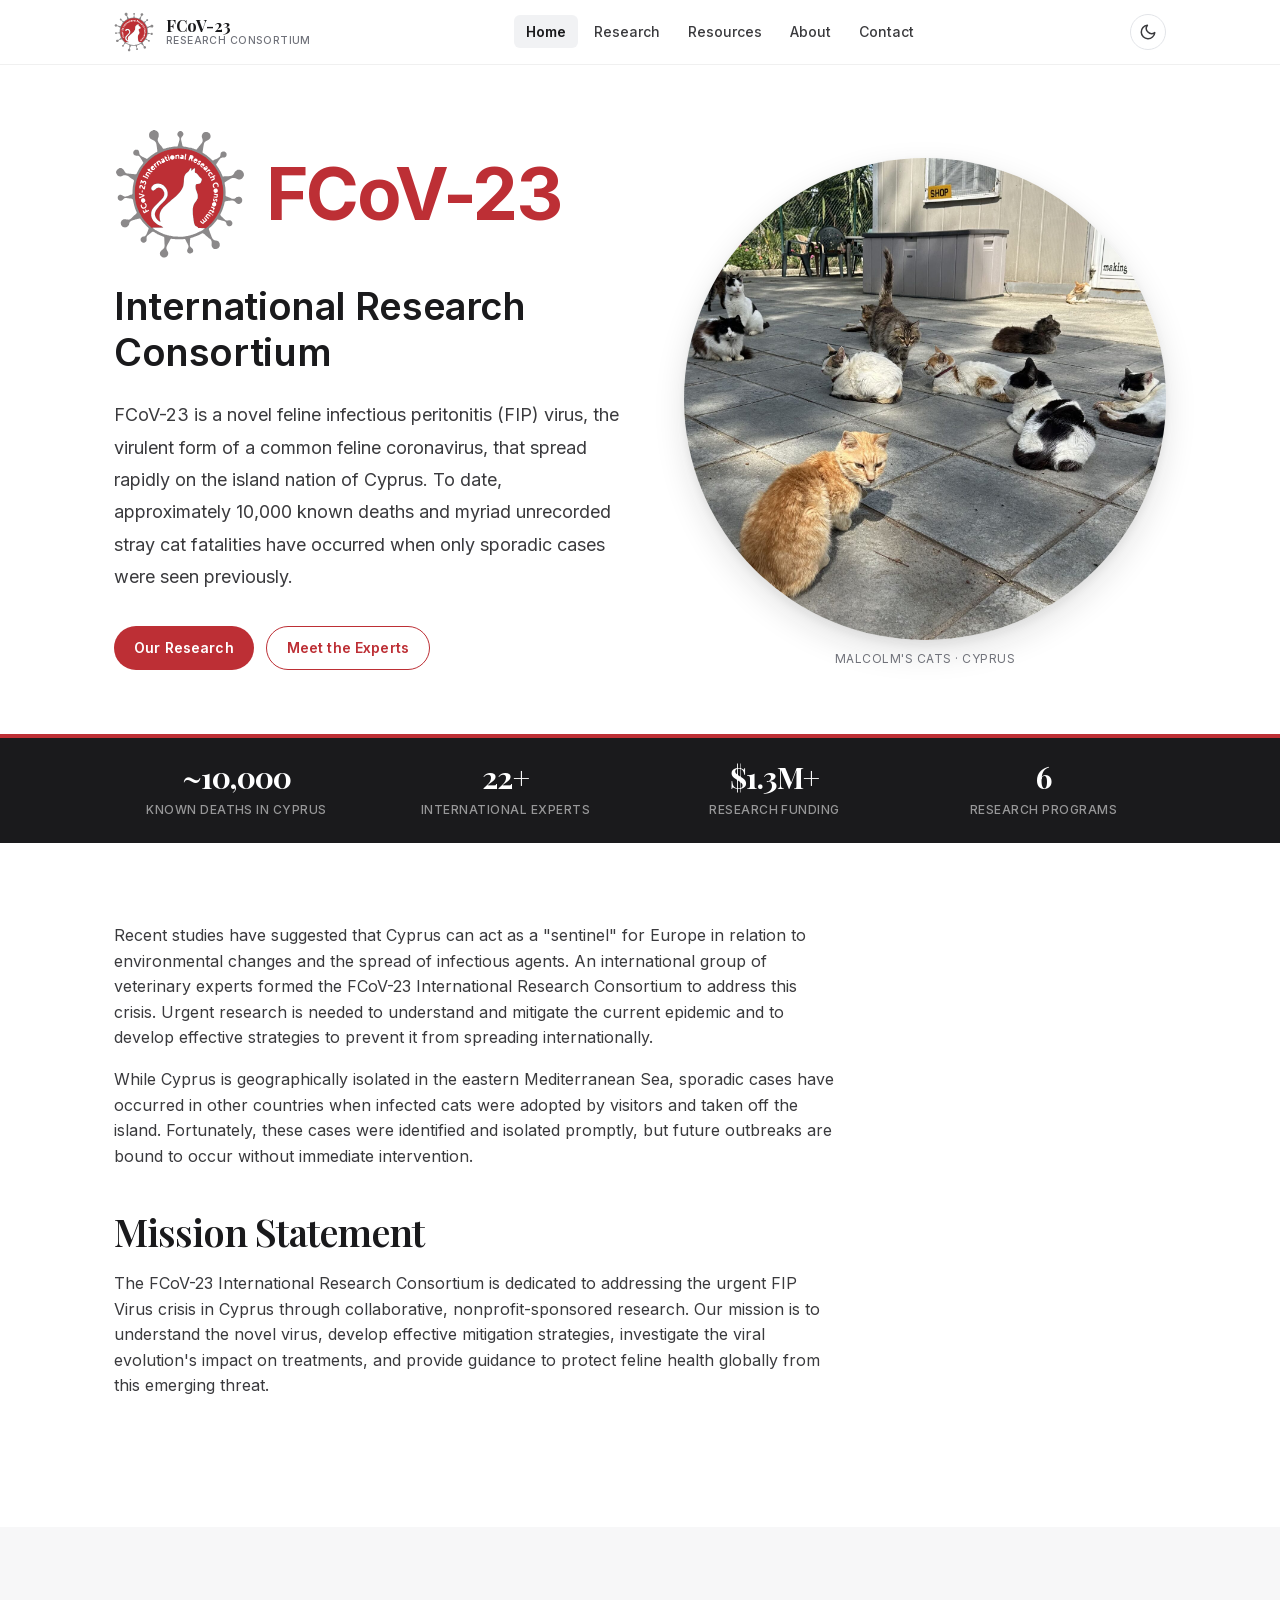
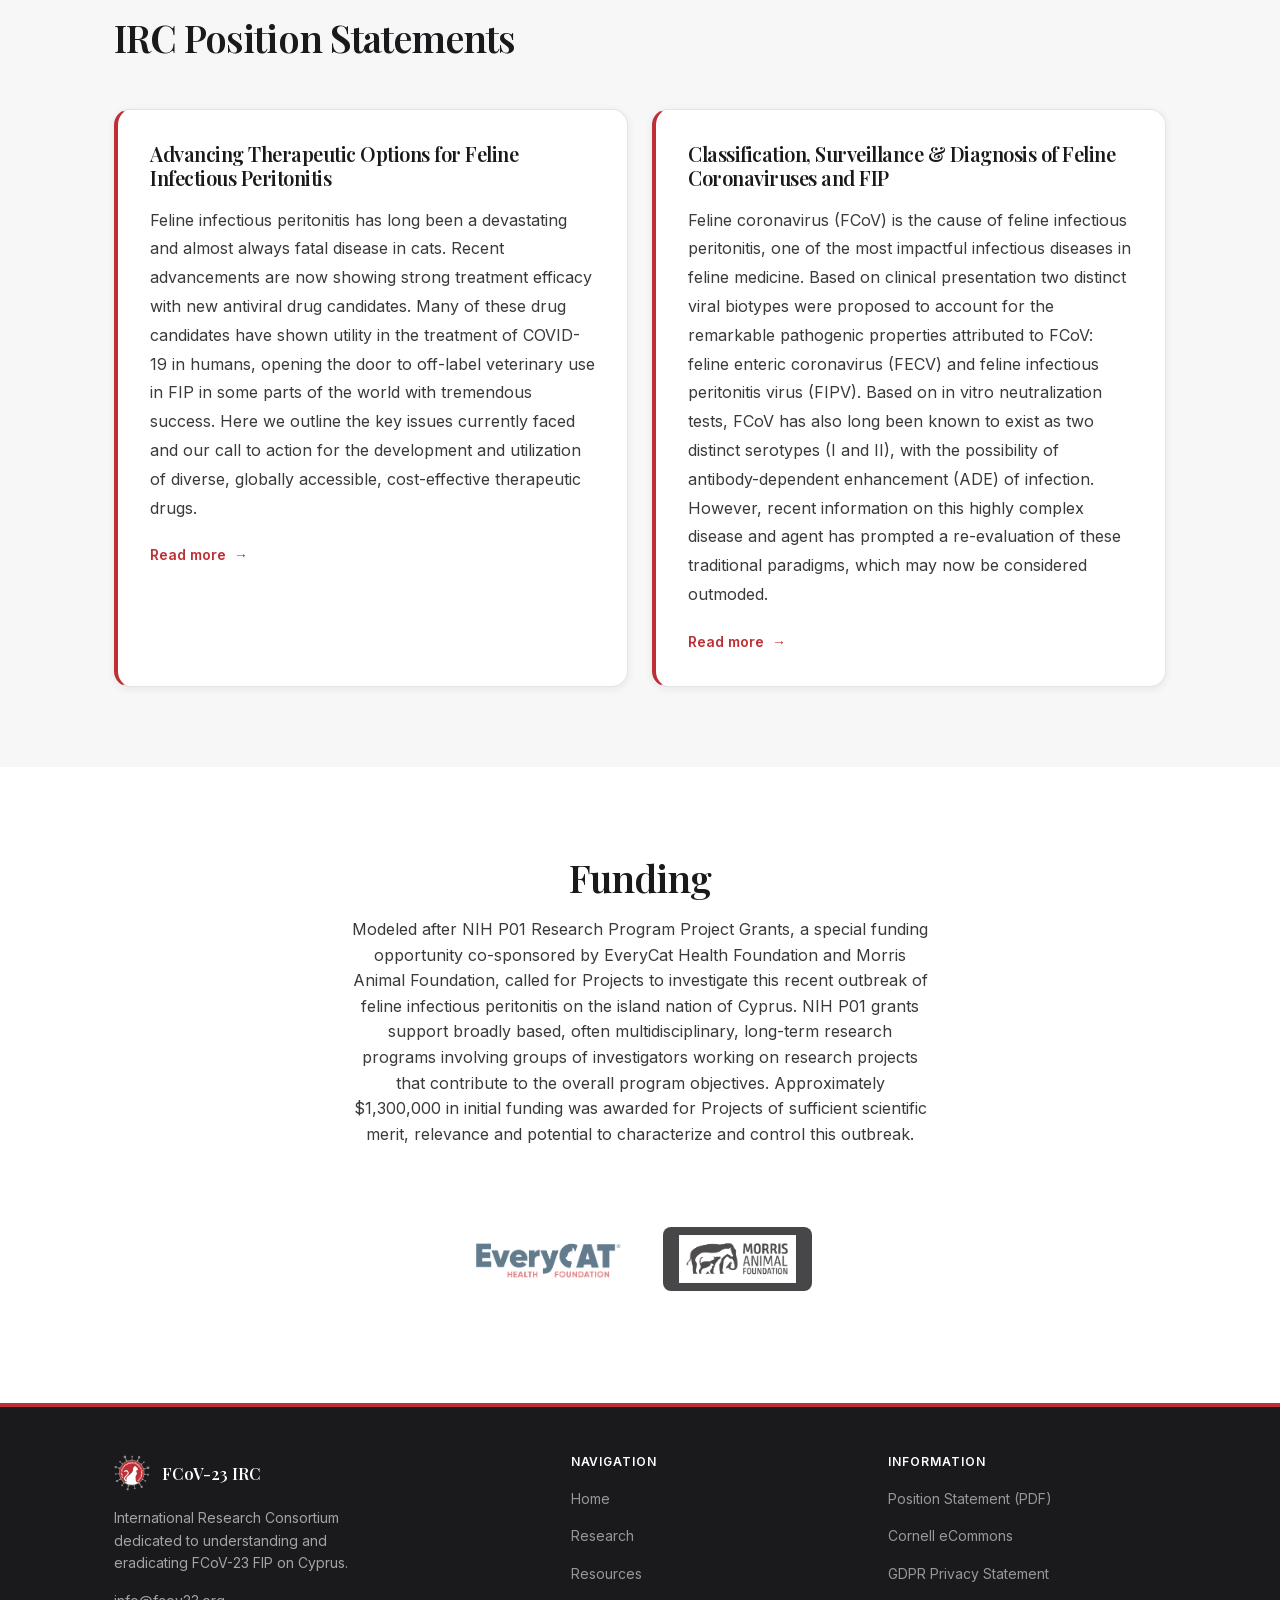
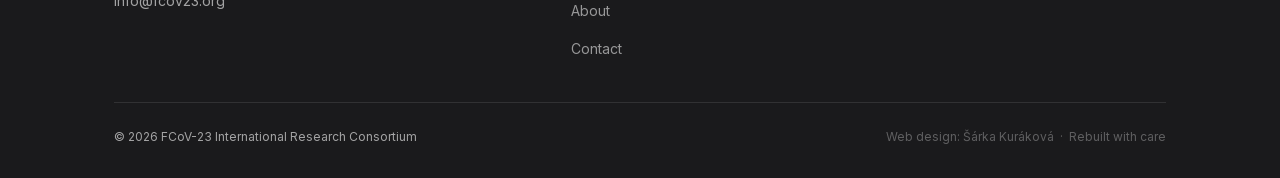
<file: site/index.html>
<!DOCTYPE html>
<html lang="en" data-theme="light">
<head>
  <meta charset="UTF-8">
  <meta name="viewport" content="width=device-width, initial-scale=1">
  <title>FCoV-23 International Research Consortium</title>
  <meta name="description" content="An international group of veterinary experts dedicated to addressing the FCoV-23 feline infectious peritonitis crisis in Cyprus through collaborative nonprofit-sponsored research.">
  <meta property="og:title" content="FCoV-23 International Research Consortium">
  <meta property="og:description" content="Collaborative research to understand and mitigate the FCoV-23 FIP epidemic on Cyprus.">
  <meta property="og:type" content="website">
  <meta property="og:url" content="https://fcov23.org/">
  <meta property="og:image" content="https://fcov23.org/assets/images/Malcolms-Cats-shelter-yard-min-scaled-e1741040428672.jpg">
  <meta property="og:image:width" content="1613">
  <meta property="og:image:height" content="1613">
  <meta property="og:site_name" content="FCoV-23 International Research Consortium">
  <meta name="theme-color" content="#bd2f35">
  <link rel="icon" href="assets/images/logo.svg" type="image/svg+xml">
  <link rel="alternate icon" href="assets/images/cropped-Navrh-bez-nazvu-2-1.png" type="image/png">
  <link rel="preload" as="image" href="assets/images/Malcolms-Cats-shelter-yard-min-scaled-e1741040428672.jpg" fetchpriority="high">
  <link rel="preload" as="image" href="assets/images/logo.svg" type="image/svg+xml">
  <link rel="stylesheet" href="assets/css/fonts.css">
  <link rel="stylesheet" href="assets/css/main.css">
  <link rel="stylesheet" href="assets/css/components.css">
  <!-- Anti-FOUC: apply saved theme before paint -->
  <script>
    (function(){var t=localStorage.getItem('fcov23-theme')||(window.matchMedia('(prefers-color-scheme: dark)').matches?'dark':'light');document.documentElement.setAttribute('data-theme',t);})();
  </script>
</head>
<body>

<!-- ====== NAV ====== -->
<nav class="site-nav" role="navigation" aria-label="Main navigation">
  <div class="container nav-inner">
    <a href="index.html" class="nav-logo" aria-label="FCoV-23 Home">
      <img src="assets/images/logo.svg" alt="FCoV-23 IRC Logo" width="40" height="40">
      <div class="nav-logo-text">
        <span class="nav-logo-name">FCoV-23</span>
        <span class="nav-logo-sub">Research Consortium</span>
      </div>
    </a>
    <ul class="nav-links" id="nav-menu" role="list">
      <li><a href="index.html" aria-current="page">Home</a></li>
      <li><a href="research.html">Research</a></li>
      <li><a href="resources.html">Resources</a></li>
      <li><a href="about.html">About</a></li>
      <li><a href="contact.html">Contact</a></li>
    </ul>
    <div class="nav-actions">
      <button class="theme-toggle" aria-label="Switch to dark mode">
        <svg class="icon-moon" xmlns="http://www.w3.org/2000/svg" fill="none" viewBox="0 0 24 24" stroke="currentColor" stroke-width="2" aria-hidden="true"><path stroke-linecap="round" stroke-linejoin="round" d="M21 12.79A9 9 0 1111.21 3 7 7 0 0021 12.79z"/></svg>
        <svg class="icon-sun" xmlns="http://www.w3.org/2000/svg" fill="none" viewBox="0 0 24 24" stroke="currentColor" stroke-width="2" aria-hidden="true"><circle cx="12" cy="12" r="5"/><path stroke-linecap="round" d="M12 1v2M12 21v2M4.22 4.22l1.42 1.42M18.36 18.36l1.42 1.42M1 12h2M21 12h2M4.22 19.78l1.42-1.42M18.36 5.64l1.42-1.42"/></svg>
      </button>
      <button class="nav-hamburger" aria-label="Open menu" aria-expanded="false" aria-controls="nav-menu" id="nav-hamburger">
        <span></span><span></span><span></span>
      </button>
    </div>
  </div>
</nav>

<main>
<!-- ====== HERO ====== -->
<section class="hero" aria-label="Introduction">
  <div class="container">
    <div class="hero-grid">
      <div class="hero-copy">
        <div class="hero-eyebrow-logo">
          <img class="hero-logo" src="assets/images/logo.svg" alt="FCoV-23 International Research Consortium logo" width="132" height="132">
          <div>
            <p class="hero-brand">FCoV-23</p>
          </div>
        </div>
        <h1>International Research Consortium</h1>
        <p class="hero-body">FCoV-23 is a novel feline infectious peritonitis (FIP) virus, the virulent form of a common feline coronavirus, that spread rapidly on the island nation of Cyprus. To date, approximately 10,000 known deaths and myriad unrecorded stray cat fatalities have occurred when only sporadic cases were seen previously.</p>
        <div class="hero-actions">
          <a href="research.html" class="btn btn--primary">Our Research</a>
          <a href="about.html" class="btn btn--outline">Meet the Experts</a>
        </div>
      </div>
      <figure class="hero-figure">
        <img src="assets/images/Malcolms-Cats-shelter-yard-min-scaled-e1741040428672.jpg"
             alt="Cats at a Cyprus shelter affected by the FCoV-23 FIP outbreak"
             width="1200" height="1200"
             fetchpriority="high">
        <figcaption>Malcolm's Cats · Cyprus</figcaption>
      </figure>
    </div>
  </div>
</section>

<!-- ====== STATS BAR ====== -->
<div class="stats-bar" aria-label="Key statistics">
  <div class="container">
    <div class="stats-grid">
      <div class="stat-item reveal">
        <div class="stat-number">~10,000</div>
        <div class="stat-label">Known Deaths in Cyprus</div>
      </div>
      <div class="stat-item reveal reveal-delay-1">
        <div class="stat-number">22+</div>
        <div class="stat-label">International Experts</div>
      </div>
      <div class="stat-item reveal reveal-delay-2">
        <div class="stat-number">$1.3M+</div>
        <div class="stat-label">Research Funding</div>
      </div>
      <div class="stat-item reveal reveal-delay-3">
        <div class="stat-number">6</div>
        <div class="stat-label">Research Programs</div>
      </div>
    </div>
  </div>
</div>

<!-- ====== MISSION ====== -->
<section class="section" aria-labelledby="mission-heading">
  <div class="container">
    <div class="section-header reveal" style="max-width:72ch">
      <p style="color:var(--text-secondary);max-width:72ch">Recent studies have suggested that Cyprus can act as a "sentinel" for Europe in relation to environmental changes and the spread of infectious agents. An international group of veterinary experts formed the FCoV-23 International Research Consortium to address this crisis. Urgent research is needed to understand and mitigate the current epidemic and to develop effective strategies to prevent it from spreading internationally.</p>
      <p style="color:var(--text-secondary);margin-top:var(--sp-4);max-width:72ch">While Cyprus is geographically isolated in the eastern Mediterranean Sea, sporadic cases have occurred in other countries when infected cats were adopted by visitors and taken off the island. Fortunately, these cases were identified and isolated promptly, but future outbreaks are bound to occur without immediate intervention.</p>
      <h2 id="mission-heading" style="margin-top:var(--sp-10)">Mission Statement</h2>
      <p style="color:var(--text-secondary);margin-top:var(--sp-4);max-width:72ch">The FCoV-23 International Research Consortium is dedicated to addressing the urgent FIP Virus crisis in Cyprus through collaborative, nonprofit-sponsored research. Our mission is to understand the novel virus, develop effective mitigation strategies, investigate the viral evolution's impact on treatments, and provide guidance to protect feline health globally from this emerging threat.</p>
    </div>
  </div>
</section>

<!-- ====== POSITION STATEMENTS ====== -->
<section class="section section--subtle" aria-labelledby="statements-heading">
  <div class="container">
    <div class="section-header reveal">
      <h2 id="statements-heading">IRC Position Statements</h2>
    </div>
    <div style="display:grid;grid-template-columns:repeat(auto-fit,minmax(300px,1fr));gap:var(--sp-6)">
      <div class="statement-card reveal">
        <h3>Advancing Therapeutic Options for Feline Infectious Peritonitis</h3>
        <p>Feline infectious peritonitis has long been a devastating and almost always fatal disease in cats. Recent advancements are now showing strong treatment efficacy with new antiviral drug candidates. Many of these drug candidates have shown utility in the treatment of COVID-19 in humans, opening the door to off-label veterinary use in FIP in some parts of the world with tremendous success. Here we outline the key issues currently faced and our call to action for the development and utilization of diverse, globally accessible, cost-effective therapeutic drugs.</p>
        <div style="margin-top:var(--sp-5)">
          <a href="assets/pdfs/FCoV23-Position-Statement-1-Tx.pdf" class="arrow-link" target="_blank" rel="noopener">Read more</a>
        </div>
      </div>
      <div class="statement-card reveal reveal-delay-1">
        <h3>Classification, Surveillance &amp; Diagnosis of Feline Coronaviruses and FIP</h3>
        <p>Feline coronavirus (FCoV) is the cause of feline infectious peritonitis, one of the most impactful infectious diseases in feline medicine. Based on clinical presentation two distinct viral biotypes were proposed to account for the remarkable pathogenic properties attributed to FCoV: feline enteric coronavirus (FECV) and feline infectious peritonitis virus (FIPV). Based on in vitro neutralization tests, FCoV has also long been known to exist as two distinct serotypes (I and II), with the possibility of antibody-dependent enhancement (ADE) of infection. However, recent information on this highly complex disease and agent has prompted a re-evaluation of these traditional paradigms, which may now be considered outmoded.</p>
        <div style="margin-top:var(--sp-5)">
          <a href="https://ecommons.cornell.edu/items/3d0bdd33-0b9e-4d67-ad52-a718f9b3f040" class="arrow-link" target="_blank" rel="noopener">Read more</a>
        </div>
      </div>
    </div>
  </div>
</section>

<!-- ====== FUNDING ====== -->
<section class="section" aria-labelledby="funding-heading">
  <div class="container">
    <div class="section-header centered reveal">
      <h2 id="funding-heading">Funding</h2>
      <p>Modeled after NIH P01 Research Program Project Grants, a special funding opportunity co-sponsored by EveryCat Health Foundation and Morris Animal Foundation, called for Projects to investigate this recent outbreak of feline infectious peritonitis on the island nation of Cyprus. NIH P01 grants support broadly based, often multidisciplinary, long-term research programs involving groups of investigators working on research projects that contribute to the overall program objectives. Approximately $1,300,000 in initial funding was awarded for Projects of sufficient scientific merit, relevance and potential to characterize and control this outbreak.</p>
    </div>
    <div class="funders-row reveal">
      <a href="https://everycat.org" class="funder-logo" target="_blank" rel="noopener" aria-label="EveryCat Health Foundation">
        <img src="assets/images/EveryCat_full-color_Logo_Large.jpg" alt="EveryCat Health Foundation" height="48">
      </a>
      <a href="https://morrisanimalfoundation.org" class="funder-logo" target="_blank" rel="noopener" aria-label="Morris Animal Foundation" style="background:var(--color-gray-900,#1a1a1c);padding:8px 16px;border-radius:8px">
        <img src="assets/images/MAF-Horiz-RGB_W.png" alt="Morris Animal Foundation" height="36">
      </a>
    </div>
  </div>
</section>

</main>

<!-- ====== FOOTER ====== -->
<footer class="site-footer" role="contentinfo">
  <div class="container">
    <div class="footer-grid">
      <div class="footer-brand">
        <div class="footer-logo-wrap">
          <img src="assets/images/logo.svg" alt="FCoV-23 IRC" width="36" height="36">
          <span class="footer-org-name">FCoV-23 IRC</span>
        </div>
        <p class="footer-desc">International Research Consortium dedicated to understanding and eradicating FCoV-23 FIP on Cyprus.</p>
        <a href="mailto:info@fcov23.org" style="color:rgba(255,255,255,0.6);font-size:var(--text-sm)">info@fcov23.org</a>
      </div>
      <div class="footer-col">
        <h5>Navigation</h5>
        <ul>
          <li><a href="index.html">Home</a></li>
          <li><a href="research.html">Research</a></li>
          <li><a href="resources.html">Resources</a></li>
          <li><a href="about.html">About</a></li>
          <li><a href="contact.html">Contact</a></li>
        </ul>
      </div>
      <div class="footer-col">
        <h5>Information</h5>
        <ul>
          <li><a href="assets/pdfs/FCoV23-Position-Statement-1-Tx.pdf" target="_blank" rel="noopener">Position Statement (PDF)</a></li>
          <li><a href="https://ecommons.cornell.edu/items/3d0bdd33-0b9e-4d67-ad52-a718f9b3f040" target="_blank" rel="noopener">Cornell eCommons</a></li>
          <li><a href="https://drive.google.com/file/d/1lNxpJhMNgjvRxISoSbd3ZuQpgJWbioFH/view" target="_blank" rel="noopener">GDPR Privacy Statement</a></li>
        </ul>
      </div>
    </div>
    <div class="footer-bottom">
      <span>&copy; 2026 FCoV-23 International Research Consortium</span>
      <span class="footer-credit">Web design: Šárka Kuráková &nbsp;·&nbsp; Rebuilt with care</span>
    </div>
  </div>
</footer>

<script src="assets/js/main.js"></script>
</body>
</html>
</file>
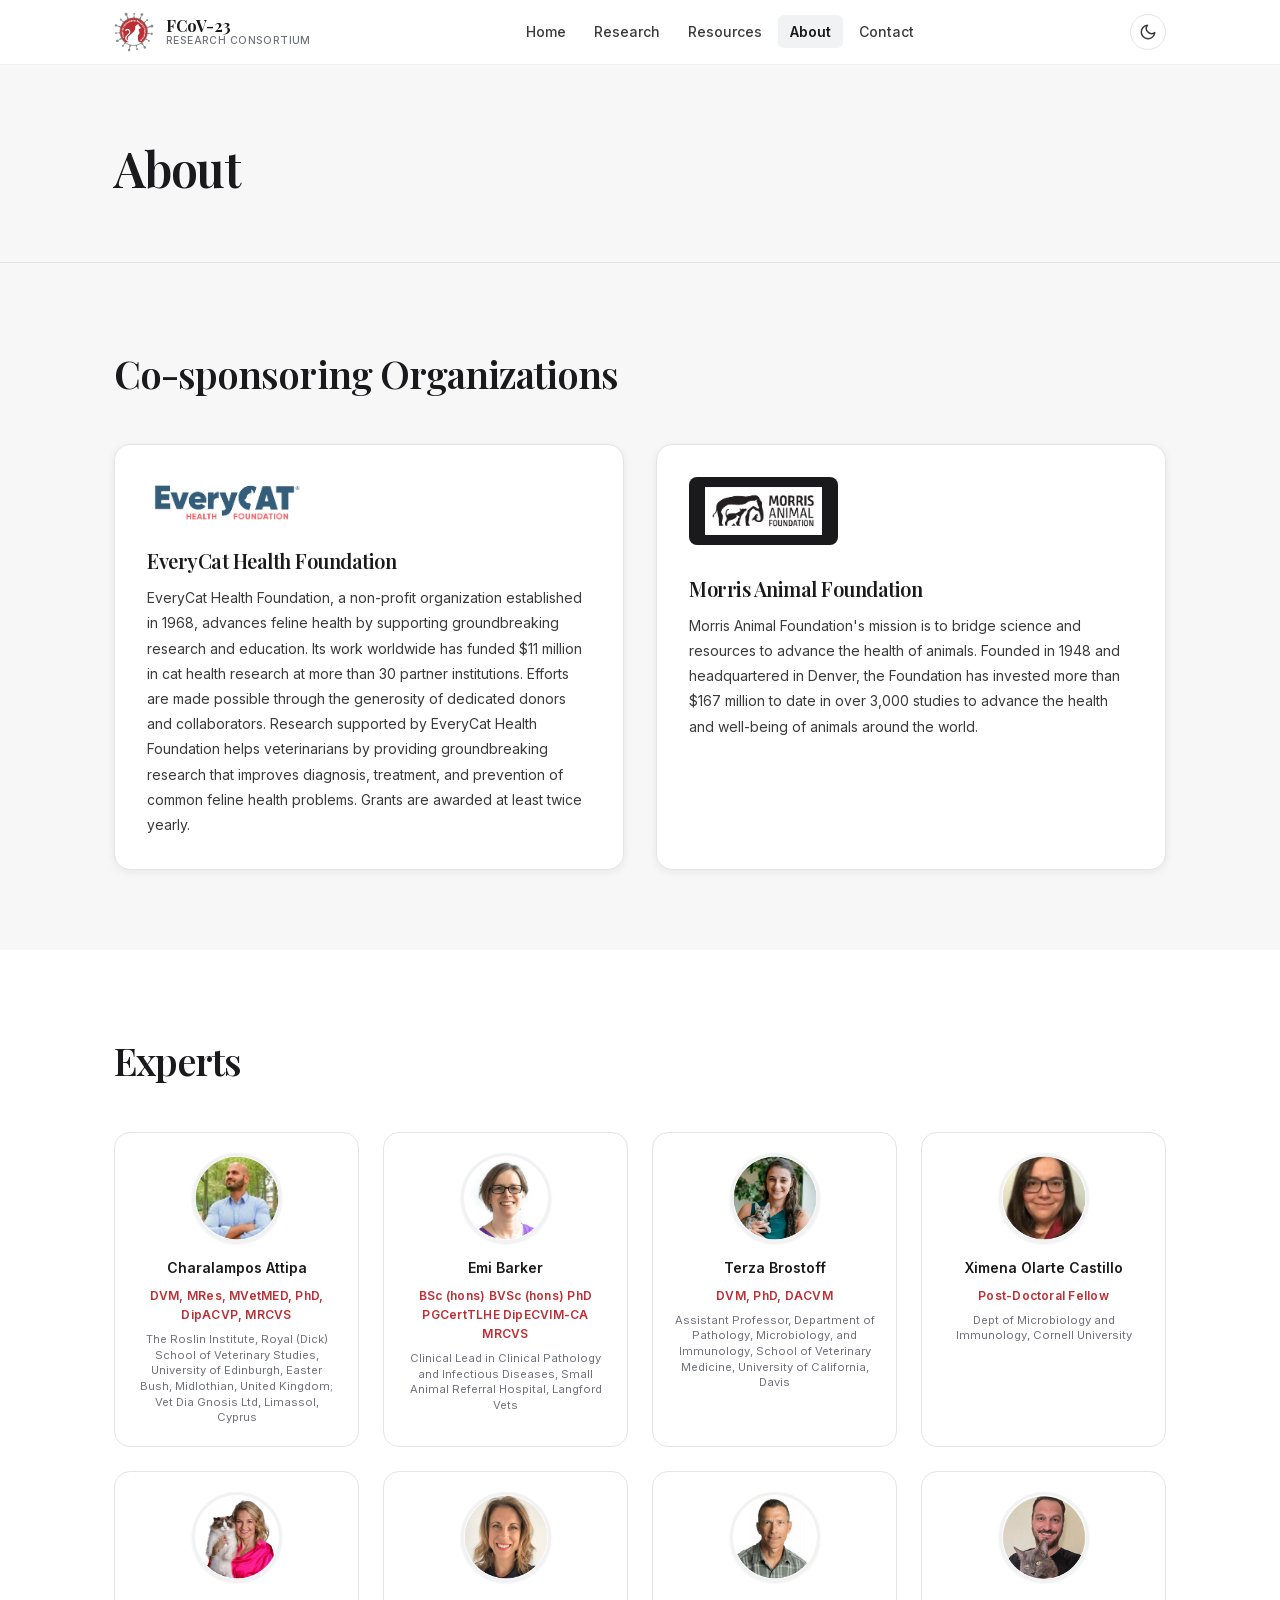
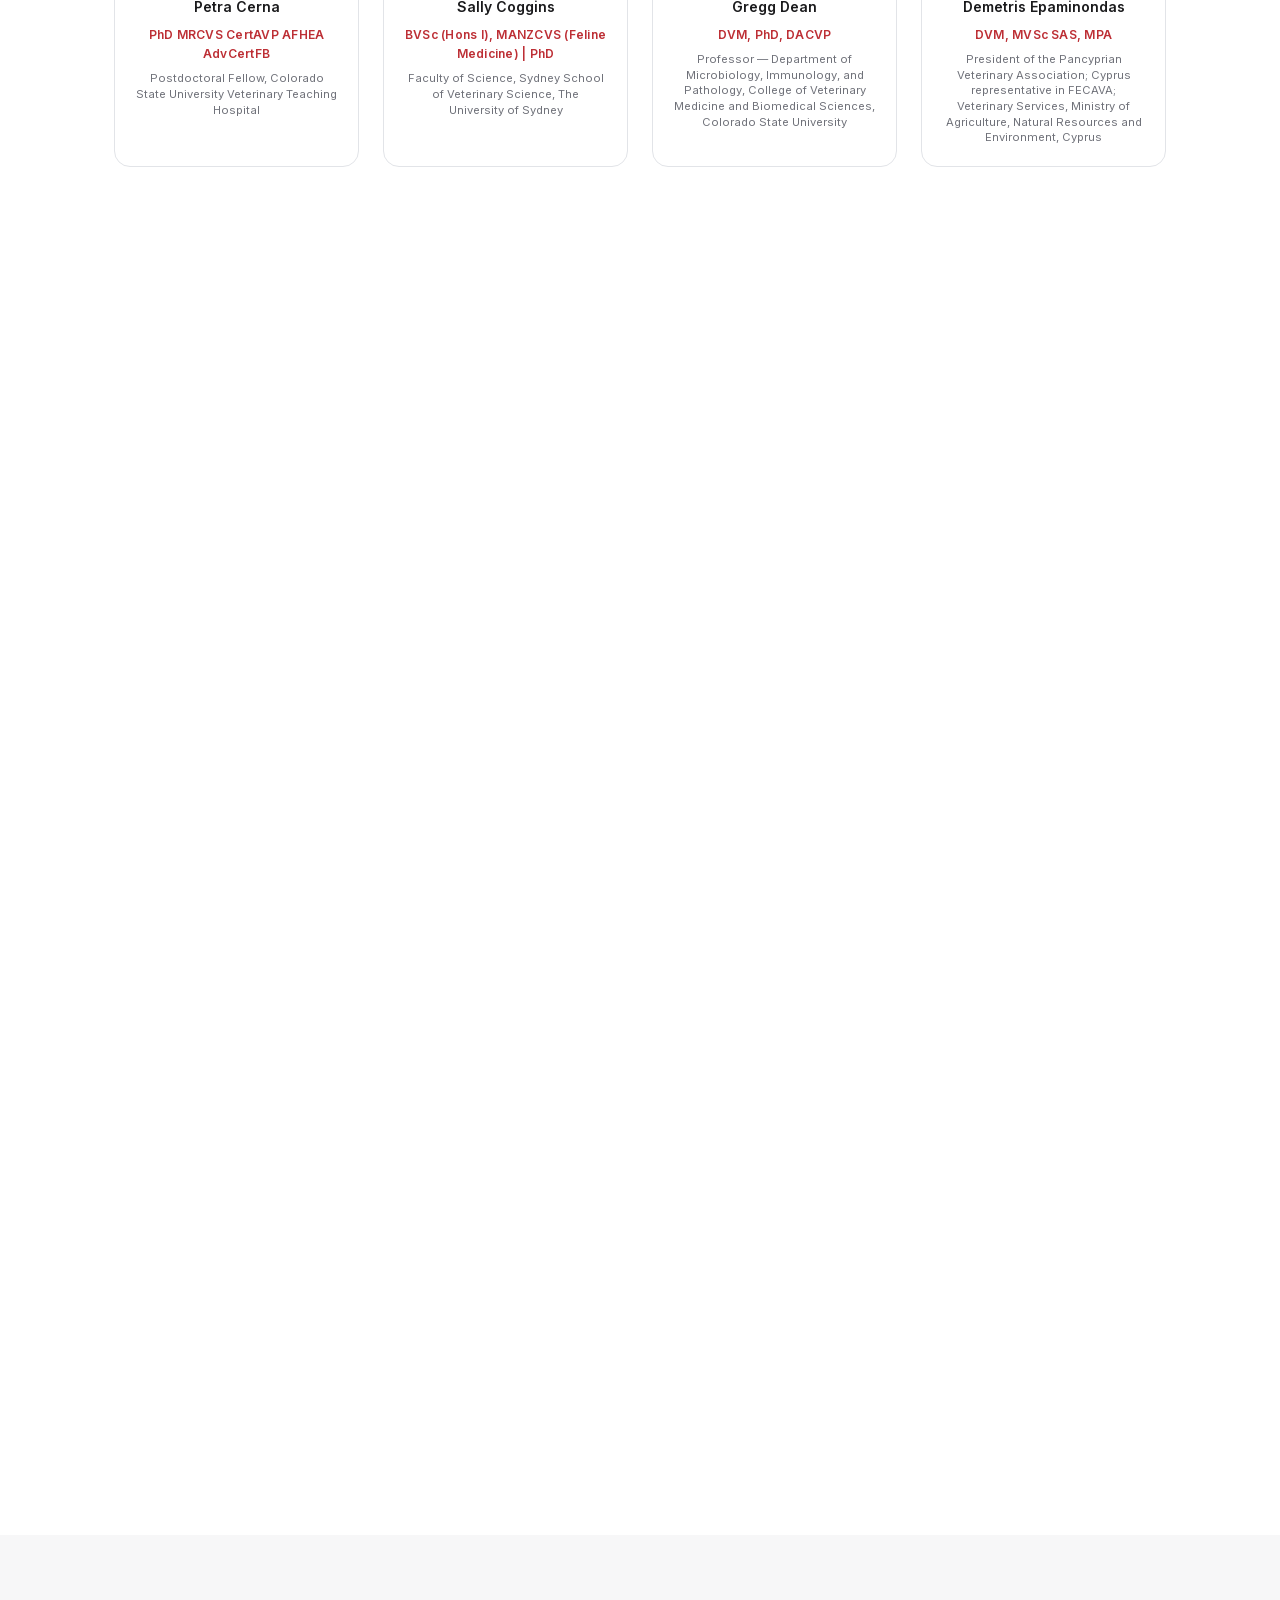
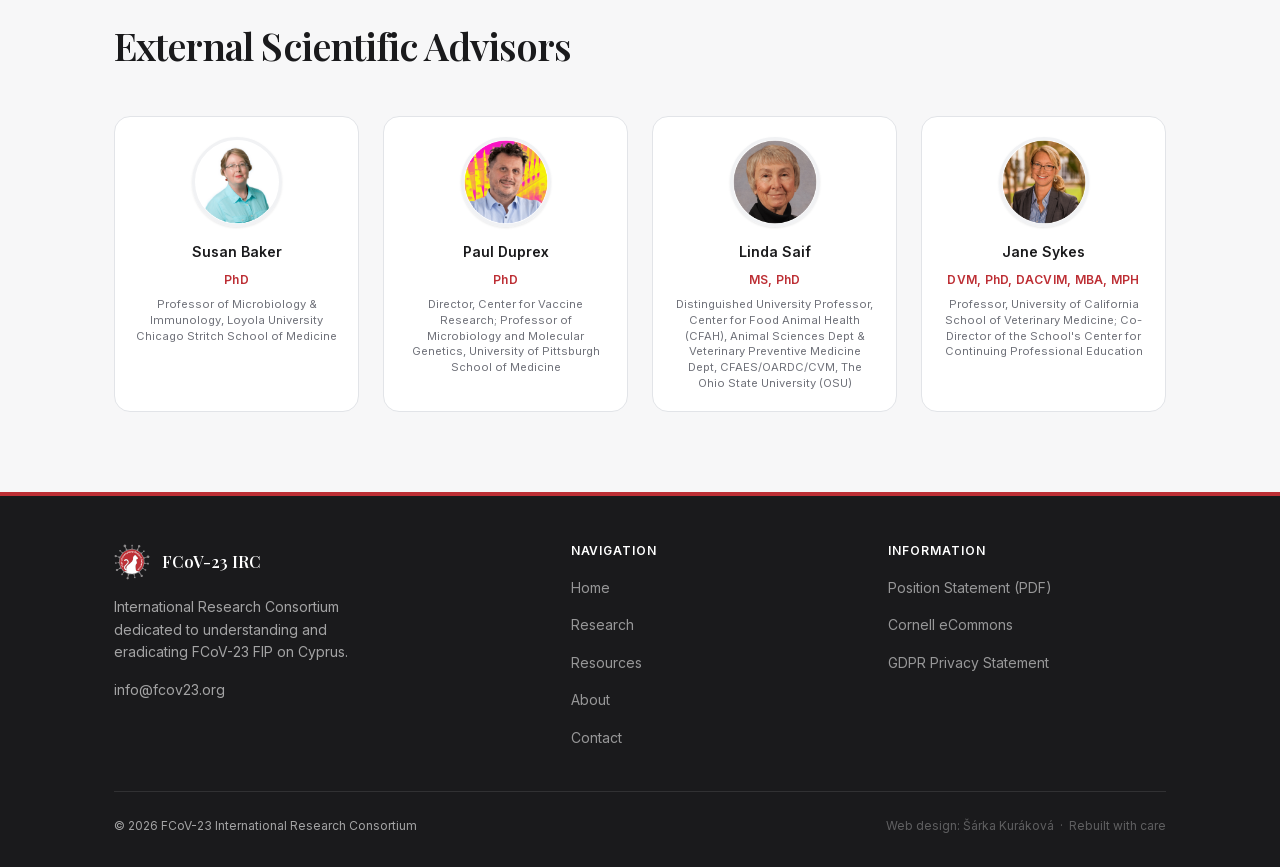
<file: site/about.html>
<!DOCTYPE html>
<html lang="en" data-theme="light">
<head>
  <meta charset="UTF-8">
  <meta name="viewport" content="width=device-width, initial-scale=1">
  <title>About — FCoV-23 International Research Consortium</title>
  <meta name="description" content="Meet the 22+ international veterinary experts and scientific advisors forming the FCoV-23 International Research Consortium, co-sponsored by EveryCat and Morris Animal Foundation.">
  <meta property="og:title" content="About — FCoV-23 International Research Consortium">
  <meta property="og:description" content="Meet the international coalition of veterinary scientists united to end the FCoV-23 FIP epidemic on Cyprus.">
  <meta property="og:type" content="website">
  <meta property="og:url" content="https://fcov23.org/about.html">
  <meta property="og:image" content="https://fcov23.org/assets/images/logo.svg">
  <meta property="og:site_name" content="FCoV-23 International Research Consortium">
  <meta name="theme-color" content="#bd2f35">
  <link rel="icon" href="assets/images/logo.svg" type="image/svg+xml">
  <link rel="alternate icon" href="assets/images/cropped-Navrh-bez-nazvu-2-1.png" type="image/png">
  <link rel="stylesheet" href="assets/css/fonts.css">
  <link rel="stylesheet" href="assets/css/main.css">
  <link rel="stylesheet" href="assets/css/components.css">
  <script>(function(){var t=localStorage.getItem('fcov23-theme')||(window.matchMedia('(prefers-color-scheme: dark)').matches?'dark':'light');document.documentElement.setAttribute('data-theme',t);})();</script>
</head>
<body>

<nav class="site-nav" role="navigation" aria-label="Main navigation">
  <div class="container nav-inner">
    <a href="index.html" class="nav-logo" aria-label="FCoV-23 Home">
      <img src="assets/images/logo.svg" alt="FCoV-23 IRC Logo" width="40" height="40">
      <div class="nav-logo-text">
        <span class="nav-logo-name">FCoV-23</span>
        <span class="nav-logo-sub">Research Consortium</span>
      </div>
    </a>
    <ul class="nav-links" id="nav-menu" role="list">
      <li><a href="index.html">Home</a></li>
      <li><a href="research.html">Research</a></li>
      <li><a href="resources.html">Resources</a></li>
      <li><a href="about.html" aria-current="page">About</a></li>
      <li><a href="contact.html">Contact</a></li>
    </ul>
    <div class="nav-actions">
      <button class="theme-toggle" aria-label="Switch to dark mode">
        <svg class="icon-moon" xmlns="http://www.w3.org/2000/svg" fill="none" viewBox="0 0 24 24" stroke="currentColor" stroke-width="2" aria-hidden="true"><path stroke-linecap="round" stroke-linejoin="round" d="M21 12.79A9 9 0 1111.21 3 7 7 0 0021 12.79z"/></svg>
        <svg class="icon-sun" xmlns="http://www.w3.org/2000/svg" fill="none" viewBox="0 0 24 24" stroke="currentColor" stroke-width="2" aria-hidden="true"><circle cx="12" cy="12" r="5"/><path stroke-linecap="round" d="M12 1v2M12 21v2M4.22 4.22l1.42 1.42M18.36 18.36l1.42 1.42M1 12h2M21 12h2M4.22 19.78l1.42-1.42M18.36 5.64l1.42-1.42"/></svg>
      </button>
      <button class="nav-hamburger" id="nav-hamburger" aria-label="Open menu" aria-expanded="false" aria-controls="nav-menu"><span></span><span></span><span></span></button>
    </div>
  </div>
</nav>

<header class="page-hero">
  <div class="container">
    <h1>About</h1>
  </div>
</header>

<main>

  <!-- Sponsoring Organizations -->
  <section class="section section--subtle" aria-labelledby="sponsors-heading">
    <div class="container">
      <div class="section-header reveal">
        <h2 id="sponsors-heading">Co-sponsoring Organizations</h2>
      </div>
      <div class="sponsors-grid">
        <div class="sponsor-card reveal">
          <div class="sponsor-logo-wrap">
            <img src="assets/images/EveryCat_full-color_Logo_Large.jpg" alt="EveryCat Health Foundation logo" height="48" loading="lazy">
          </div>
          <h3>EveryCat Health Foundation</h3>
          <p>EveryCat Health Foundation, a non-profit organization established in 1968, advances feline health by supporting groundbreaking research and education. Its work worldwide has funded $11 million in cat health research at more than 30 partner institutions. Efforts are made possible through the generosity of dedicated donors and collaborators. Research supported by EveryCat Health Foundation helps veterinarians by providing groundbreaking research that improves diagnosis, treatment, and prevention of common feline health problems. Grants are awarded at least twice yearly.</p>
        </div>
        <div class="sponsor-card reveal reveal-delay-1">
          <div class="sponsor-logo-wrap" style="background:var(--color-gray-900,#1a1a1c);padding:10px 16px;border-radius:8px;display:inline-block">
            <img src="assets/images/MAF-Horiz-RGB_W.png" alt="Morris Animal Foundation logo" height="36" loading="lazy">
          </div>
          <h3>Morris Animal Foundation</h3>
          <p>Morris Animal Foundation's mission is to bridge science and resources to advance the health of animals. Founded in 1948 and headquartered in Denver, the Foundation has invested more than $167 million to date in over 3,000 studies to advance the health and well-being of animals around the world.</p>
        </div>
      </div>
    </div>
  </section>

  <!-- Expert Team -->
  <section class="section" aria-labelledby="experts-heading">
    <div class="container">
      <div class="section-header reveal">
        <h2 id="experts-heading">Experts</h2>
      </div>
      <div class="experts-grid">

        <article class="expert-card reveal">
          <img class="expert-photo" src="assets/images/13-min-1.png" alt="Dr. Charalampos Attipa" loading="lazy">
          <div class="expert-name">Charalampos Attipa</div>
          <div class="expert-creds">DVM, MRes, MVetMED, PhD, DipACVP, MRCVS</div>
          <div class="expert-inst">The Roslin Institute, Royal (Dick) School of Veterinary Studies, University of Edinburgh, Easter Bush, Midlothian, United Kingdom; Vet Dia Gnosis Ltd, Limassol, Cyprus</div>
        </article>

        <article class="expert-card reveal reveal-delay-1">
          <img class="expert-photo" src="assets/images/20-min.png" alt="Dr. Emi Barker" loading="lazy">
          <div class="expert-name">Emi Barker</div>
          <div class="expert-creds">BSc (hons) BVSc (hons) PhD PGCertTLHE DipECVIM-CA MRCVS</div>
          <div class="expert-inst">Clinical Lead in Clinical Pathology and Infectious Diseases, Small Animal Referral Hospital, Langford Vets</div>
        </article>

        <article class="expert-card reveal reveal-delay-2">
          <img class="expert-photo" src="assets/images/1-min-1.png" alt="Dr. Terza Brostoff" loading="lazy">
          <div class="expert-name">Terza Brostoff</div>
          <div class="expert-creds">DVM, PhD, DACVM</div>
          <div class="expert-inst">Assistant Professor, Department of Pathology, Microbiology, and Immunology, School of Veterinary Medicine, University of California, Davis</div>
        </article>

        <article class="expert-card reveal">
          <img class="expert-photo" src="assets/images/12-min.png" alt="Dr. Ximena Olarte Castillo" loading="lazy">
          <div class="expert-name">Ximena Olarte Castillo</div>
          <div class="expert-creds">Post-Doctoral Fellow</div>
          <div class="expert-inst">Dept of Microbiology and Immunology, Cornell University</div>
        </article>

        <article class="expert-card reveal reveal-delay-1">
          <img class="expert-photo" src="assets/images/3-min.png" alt="Dr. Petra Cerna" loading="lazy">
          <div class="expert-name">Petra Cerna</div>
          <div class="expert-creds">PhD MRCVS CertAVP AFHEA AdvCertFB</div>
          <div class="expert-inst">Postdoctoral Fellow, Colorado State University Veterinary Teaching Hospital</div>
        </article>

        <article class="expert-card reveal reveal-delay-2">
          <img class="expert-photo" src="assets/images/8-min-1.png" alt="Dr. Sally Coggins" loading="lazy">
          <div class="expert-name">Sally Coggins</div>
          <div class="expert-creds">BVSc (Hons I), MANZCVS (Feline Medicine) | PhD</div>
          <div class="expert-inst">Faculty of Science, Sydney School of Veterinary Science, The University of Sydney</div>
        </article>

        <article class="expert-card reveal">
          <img class="expert-photo" src="assets/images/22-min.png" alt="Dr. Gregg Dean" loading="lazy">
          <div class="expert-name">Gregg Dean</div>
          <div class="expert-creds">DVM, PhD, DACVP</div>
          <div class="expert-inst">Professor — Department of Microbiology, Immunology, and Pathology, College of Veterinary Medicine and Biomedical Sciences, Colorado State University</div>
        </article>

        <article class="expert-card reveal reveal-delay-1">
          <img class="expert-photo" src="assets/images/vicki-min-e1760424133825.png" alt="Dr. Demetris Epaminondas" loading="lazy">
          <div class="expert-name">Demetris Epaminondas</div>
          <div class="expert-creds">DVM, MVSc SAS, MPA</div>
          <div class="expert-inst">President of the Pancyprian Veterinary Association; Cyprus representative in FECAVA; Veterinary Services, Ministry of Agriculture, Natural Resources and Environment, Cyprus</div>
        </article>

        <article class="expert-card reveal reveal-delay-2">
          <img class="expert-photo" src="assets/images/6-min.png" alt="Dr. Maria Elena Filippitzi" loading="lazy">
          <div class="expert-name">Maria Elena Filippitzi</div>
          <div class="expert-creds">DVM, MSc, PhD, DECVPH</div>
          <div class="expert-inst">Professor, Veterinary Epidemiology, Veterinary School of Aristotle University of Thessaloniki, Greece</div>
        </article>

        <article class="expert-card reveal">
          <img class="expert-photo" src="assets/images/26-min-1.png" alt="Dr. Laura Goodman" loading="lazy">
          <div class="expert-name">Laura Goodman</div>
          <div class="expert-creds">PhD</div>
          <div class="expert-inst">Asst. Professor, Infectious Disease Epidemiology; Concentration Chief, Cornell University College of Veterinary Medicine, Public Health</div>
        </article>

        <article class="expert-card reveal reveal-delay-1">
          <img class="expert-photo" src="assets/images/14-min.png" alt="Prof. Danielle Gunn-Moore" loading="lazy">
          <div class="expert-name">Danielle Gunn-Moore</div>
          <div class="expert-creds">OBE, BSc (Hon), BVM&amp;S, PhD, MANZCVS (feline), FHEA, FRSB, FRCVS, RCVS</div>
          <div class="expert-inst">Professor in Feline Medicine, Royal (Dick) School of Veterinary Studies, University of Edinburgh, Easter Bush, Midlothian, United Kingdom</div>
        </article>

        <article class="expert-card reveal reveal-delay-2">
          <img class="expert-photo" src="assets/images/27-min.png" alt="Prof. Katrin Hartmann" loading="lazy">
          <div class="expert-name">Katrin Hartmann</div>
          <div class="expert-creds">Prof., Dr. med. vet., Dr. habil., Dipl. ECVIM-CA</div>
          <div class="expert-inst">Klinikvorstand der Kleintierklinik der LMU, Zentrum für Klinische Tiermedizin, Ludwig-Maximilians-Universität München, Germany</div>
        </article>

        <article class="expert-card reveal">
          <img class="expert-photo" src="assets/images/5-min.png" alt="Dr. Mike Lappin" loading="lazy">
          <div class="expert-name">Mike Lappin</div>
          <div class="expert-creds">DVM, PhD, DACVIM</div>
          <div class="expert-inst">Professor, Infectious Disease, Dept of Clinical Sciences, Colorado State University</div>
        </article>

        <article class="expert-card reveal reveal-delay-1">
          <img class="expert-photo" src="assets/images/4-min.png" alt="Dr. Maria Lyraki" loading="lazy">
          <div class="expert-name">Maria Lyraki</div>
          <div class="expert-creds">DVM MSc DipECVIM-CA MRCVS</div>
          <div class="expert-inst">Recognised Specialist in Small Animal Internal Medicine, Plakentia Veterinary Clinic, Athens, Greece</div>
        </article>

        <article class="expert-card reveal reveal-delay-2">
          <img class="expert-photo" src="assets/images/9-min-1.png" alt="Dr. Stella Mazeri" loading="lazy">
          <div class="expert-name">Stella Mazeri</div>
          <div class="expert-creds">DVM MSc PhD, DECVPH</div>
          <div class="expert-inst">Chancellor's Fellow, Veterinary Epidemiologist, The Roslin Institute, Royal (Dick) School of Veterinary Studies, University of Edinburgh, Easter Bush, Midlothian, United Kingdom</div>
        </article>

        <article class="expert-card reveal">
          <img class="expert-photo" src="assets/images/23-min.png" alt="Prof. Jacqui Norris" loading="lazy">
          <div class="expert-name">Jacqui Norris</div>
          <div class="expert-creds">BVSc (Hon), MVS (Melb), PhD, FASM, MASID, RCVS (Veterinary Microbiology)</div>
          <div class="expert-inst">Professor, Head of School and Dean; Sydney (Australia) School of Veterinary Science</div>
        </article>

        <article class="expert-card reveal reveal-delay-1">
          <img class="expert-photo" src="assets/images/25-min.png" alt="Dr. Krystle Reagan" loading="lazy">
          <div class="expert-name">Krystle Reagan</div>
          <div class="expert-creds">DVM, PhD, DACVIM</div>
          <div class="expert-inst">Associate Professor, Colorado State University</div>
        </article>

        <article class="expert-card reveal reveal-delay-2">
          <img class="expert-photo" src="assets/images/15-min.png" alt="Dr. Christine Tait-Burkard" loading="lazy">
          <div class="expert-name">Christine Tait-Burkard</div>
          <div class="expert-creds">PhD, Virology</div>
          <div class="expert-inst">The Roslin Institute, Royal (Dick) School of Veterinary Studies, University of Edinburgh, Easter Bush, Midlothian, United Kingdom</div>
        </article>

        <article class="expert-card reveal">
          <img class="expert-photo" src="assets/images/vicki-min-1.png" alt="Dr. Vicki Thayer" loading="lazy">
          <div class="expert-name">Vicki Thayer</div>
          <div class="expert-creds">DVM, DABVP-feline</div>
          <div class="expert-inst">Cat Veterinarian, Purrfect Practice PC</div>
        </article>

        <article class="expert-card reveal reveal-delay-1">
          <img class="expert-photo" src="assets/images/1-min.png" alt="Dr. Amanda Warr" loading="lazy">
          <div class="expert-name">Amanda Warr</div>
          <div class="expert-creds">PhD, Genetics and Genomics</div>
          <div class="expert-inst">The Roslin Institute, Royal (Dick) School of Veterinary Studies, University of Edinburgh, Easter Bush, Midlothian, United Kingdom</div>
        </article>

        <article class="expert-card reveal reveal-delay-2">
          <img class="expert-photo" src="assets/images/19-min-1.png" alt="Dr. Drew Weigner" loading="lazy">
          <div class="expert-name">Drew Weigner</div>
          <div class="expert-creds">DVM</div>
          <div class="expert-inst">Cat Veterinarian</div>
        </article>

        <article class="expert-card reveal">
          <img class="expert-photo" src="assets/images/21-min.png" alt="Prof. Gary Whittaker" loading="lazy">
          <div class="expert-name">Gary Whittaker</div>
          <div class="expert-creds">B.Sc. Ph.D.</div>
          <div class="expert-inst">James Law Professor of Virology, College of Veterinary Medicine, Cornell University; Section Chief, Infectious Diseases &amp; Epidemiology, Master of Public Health Program; Director of Graduate Studies, Graduate Field of Public &amp; Planetary Health</div>
        </article>

      </div>
    </div>
  </section>

  <!-- External Scientific Advisors -->
  <section class="section section--subtle" aria-labelledby="advisors-heading">
    <div class="container">
      <div class="section-header reveal">
        <h2 id="advisors-heading">External Scientific Advisors</h2>
      </div>
      <div class="experts-grid" style="grid-template-columns:repeat(auto-fill,minmax(240px,1fr))">

        <article class="expert-card reveal">
          <img class="expert-photo" src="assets/images/5-min-1.png" alt="Dr. Susan Baker" loading="lazy">
          <div class="expert-name">Susan Baker</div>
          <div class="expert-creds">PhD</div>
          <div class="expert-inst">Professor of Microbiology &amp; Immunology, Loyola University Chicago Stritch School of Medicine</div>
        </article>

        <article class="expert-card reveal reveal-delay-1">
          <img class="expert-photo" src="assets/images/3-min-1-1.png" alt="Dr. Paul Duprex" loading="lazy">
          <div class="expert-name">Paul Duprex</div>
          <div class="expert-creds">PhD</div>
          <div class="expert-inst">Director, Center for Vaccine Research; Professor of Microbiology and Molecular Genetics, University of Pittsburgh School of Medicine</div>
        </article>

        <article class="expert-card reveal reveal-delay-2">
          <img class="expert-photo" src="assets/images/4-min-1.png" alt="Dr. Linda Saif" loading="lazy">
          <div class="expert-name">Linda Saif</div>
          <div class="expert-creds">MS, PhD</div>
          <div class="expert-inst">Distinguished University Professor, Center for Food Animal Health (CFAH), Animal Sciences Dept &amp; Veterinary Preventive Medicine Dept, CFAES/OARDC/CVM, The Ohio State University (OSU)</div>
        </article>

        <article class="expert-card reveal">
          <img class="expert-photo" src="assets/images/2-min.png" alt="Dr. Jane Sykes" loading="lazy">
          <div class="expert-name">Jane Sykes</div>
          <div class="expert-creds">DVM, PhD, DACVIM, MBA, MPH</div>
          <div class="expert-inst">Professor, University of California School of Veterinary Medicine; Co-Director of the School's Center for Continuing Professional Education</div>
        </article>

      </div>
    </div>
  </section>


</main>

<footer class="site-footer" role="contentinfo">
  <div class="container">
    <div class="footer-grid">
      <div class="footer-brand">
        <div class="footer-logo-wrap">
          <img src="assets/images/logo.svg" alt="FCoV-23 IRC" width="36" height="36">
          <span class="footer-org-name">FCoV-23 IRC</span>
        </div>
        <p class="footer-desc">International Research Consortium dedicated to understanding and eradicating FCoV-23 FIP on Cyprus.</p>
        <a href="mailto:info@fcov23.org" style="color:rgba(255,255,255,0.6);font-size:var(--text-sm)">info@fcov23.org</a>
      </div>
      <div class="footer-col">
        <h5>Navigation</h5>
        <ul>
          <li><a href="index.html">Home</a></li>
          <li><a href="research.html">Research</a></li>
          <li><a href="resources.html">Resources</a></li>
          <li><a href="about.html">About</a></li>
          <li><a href="contact.html">Contact</a></li>
        </ul>
      </div>
      <div class="footer-col">
        <h5>Information</h5>
        <ul>
          <li><a href="assets/pdfs/FCoV23-Position-Statement-1-Tx.pdf" target="_blank" rel="noopener">Position Statement (PDF)</a></li>
          <li><a href="https://ecommons.cornell.edu/items/3d0bdd33-0b9e-4d67-ad52-a718f9b3f040" target="_blank" rel="noopener">Cornell eCommons</a></li>
          <li><a href="https://drive.google.com/file/d/1lNxpJhMNgjvRxISoSbd3ZuQpgJWbioFH/view" target="_blank" rel="noopener">GDPR Privacy Statement</a></li>
        </ul>
      </div>
    </div>
    <div class="footer-bottom">
      <span>&copy; 2026 FCoV-23 International Research Consortium</span>
      <span class="footer-credit">Web design: Šárka Kuráková &nbsp;·&nbsp; Rebuilt with care</span>
    </div>
  </div>
</footer>

<script src="assets/js/main.js"></script>
</body>
</html>
</file>
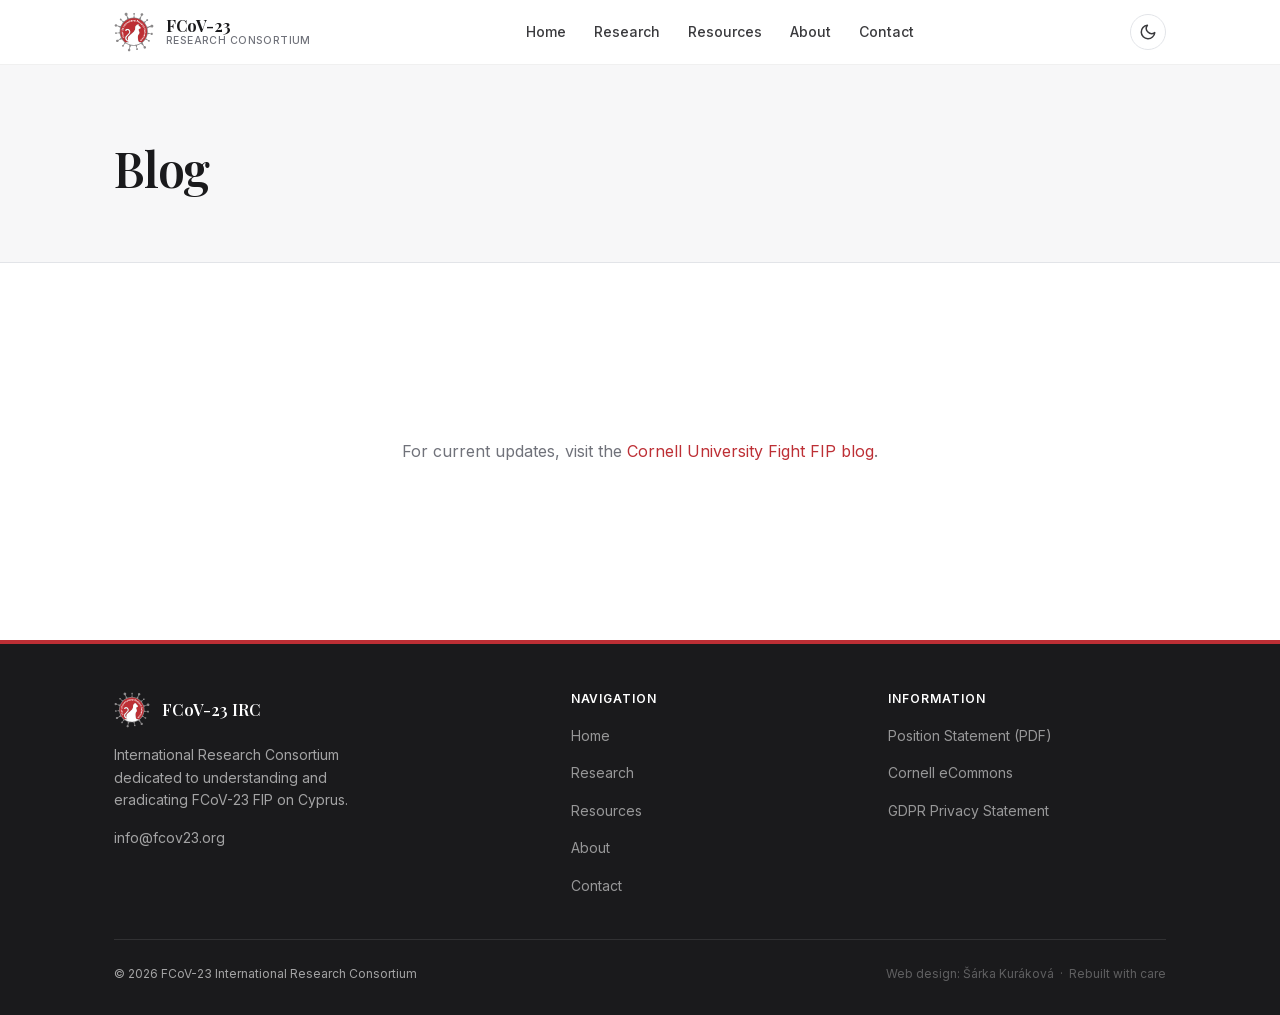
<file: site/blog.html>
<!DOCTYPE html>
<html lang="en" data-theme="light">
<head>
  <meta charset="UTF-8">
  <meta name="viewport" content="width=device-width, initial-scale=1">
  <title>Blog — FCoV-23 International Research Consortium</title>
  <meta name="description" content="Updates, news, and scientific announcements from the FCoV-23 International Research Consortium.">
  <meta property="og:title" content="Blog — FCoV-23 International Research Consortium">
  <meta property="og:description" content="Scientific announcements, research updates, and news from the Consortium and the FIP community.">
  <meta property="og:type" content="website">
  <meta property="og:url" content="https://fcov23.org/blog.html">
  <meta property="og:image" content="https://fcov23.org/assets/images/logo.svg">
  <meta property="og:site_name" content="FCoV-23 International Research Consortium">
  <meta name="theme-color" content="#bd2f35">
  <link rel="icon" href="assets/images/logo.svg" type="image/svg+xml">
  <link rel="alternate icon" href="assets/images/cropped-Navrh-bez-nazvu-2-1.png" type="image/png">
  <link rel="stylesheet" href="assets/css/fonts.css">
  <link rel="stylesheet" href="assets/css/main.css">
  <link rel="stylesheet" href="assets/css/components.css">
  <script>(function(){var t=localStorage.getItem('fcov23-theme')||(window.matchMedia('(prefers-color-scheme: dark)').matches?'dark':'light');document.documentElement.setAttribute('data-theme',t);})();</script>
</head>
<body>

<nav class="site-nav" role="navigation" aria-label="Main navigation">
  <div class="container nav-inner">
    <a href="index.html" class="nav-logo" aria-label="FCoV-23 Home">
      <img src="assets/images/logo.svg" alt="FCoV-23 IRC Logo" width="40" height="40">
      <div class="nav-logo-text">
        <span class="nav-logo-name">FCoV-23</span>
        <span class="nav-logo-sub">Research Consortium</span>
      </div>
    </a>
    <ul class="nav-links" id="nav-menu" role="list">
      <li><a href="index.html">Home</a></li>
      <li><a href="research.html">Research</a></li>
      <li><a href="resources.html">Resources</a></li>
      <li><a href="about.html">About</a></li>
      <li><a href="contact.html">Contact</a></li>
    </ul>
    <div class="nav-actions">
      <button class="theme-toggle" aria-label="Switch to dark mode">
        <svg class="icon-moon" xmlns="http://www.w3.org/2000/svg" fill="none" viewBox="0 0 24 24" stroke="currentColor" stroke-width="2" aria-hidden="true"><path stroke-linecap="round" stroke-linejoin="round" d="M21 12.79A9 9 0 1111.21 3 7 7 0 0021 12.79z"/></svg>
        <svg class="icon-sun" xmlns="http://www.w3.org/2000/svg" fill="none" viewBox="0 0 24 24" stroke="currentColor" stroke-width="2" aria-hidden="true"><circle cx="12" cy="12" r="5"/><path stroke-linecap="round" d="M12 1v2M12 21v2M4.22 4.22l1.42 1.42M18.36 18.36l1.42 1.42M1 12h2M21 12h2M4.22 19.78l1.42-1.42M18.36 5.64l1.42-1.42"/></svg>
      </button>
      <button class="nav-hamburger" id="nav-hamburger" aria-label="Open menu" aria-expanded="false" aria-controls="nav-menu"><span></span><span></span><span></span></button>
    </div>
  </div>
</nav>

<header class="page-hero">
  <div class="container">
    <h1>Blog</h1>
  </div>
</header>

<main>
  <section class="section">
    <div class="container container--sm">
      <div class="coming-soon reveal">
        <p>For current updates, visit the <a href="https://blogs.cornell.edu/fightfip/" target="_blank" rel="noopener">Cornell University Fight FIP blog</a>.</p>
      </div>
    </div>
  </section>
</main>

<footer class="site-footer" role="contentinfo">
  <div class="container">
    <div class="footer-grid">
      <div class="footer-brand">
        <div class="footer-logo-wrap">
          <img src="assets/images/logo.svg" alt="FCoV-23 IRC" width="36" height="36">
          <span class="footer-org-name">FCoV-23 IRC</span>
        </div>
        <p class="footer-desc">International Research Consortium dedicated to understanding and eradicating FCoV-23 FIP on Cyprus.</p>
        <a href="mailto:info@fcov23.org" style="color:rgba(255,255,255,0.6);font-size:var(--text-sm)">info@fcov23.org</a>
      </div>
      <div class="footer-col">
        <h5>Navigation</h5>
        <ul>
          <li><a href="index.html">Home</a></li>
          <li><a href="research.html">Research</a></li>
          <li><a href="resources.html">Resources</a></li>
          <li><a href="about.html">About</a></li>
          <li><a href="contact.html">Contact</a></li>
        </ul>
      </div>
      <div class="footer-col">
        <h5>Information</h5>
        <ul>
          <li><a href="assets/pdfs/FCoV23-Position-Statement-1-Tx.pdf" target="_blank" rel="noopener">Position Statement (PDF)</a></li>
          <li><a href="https://ecommons.cornell.edu/items/3d0bdd33-0b9e-4d67-ad52-a718f9b3f040" target="_blank" rel="noopener">Cornell eCommons</a></li>
          <li><a href="https://drive.google.com/file/d/1lNxpJhMNgjvRxISoSbd3ZuQpgJWbioFH/view" target="_blank" rel="noopener">GDPR Privacy Statement</a></li>
        </ul>
      </div>
    </div>
    <div class="footer-bottom">
      <span>&copy; 2026 FCoV-23 International Research Consortium</span>
      <span class="footer-credit">Web design: Šárka Kuráková &nbsp;·&nbsp; Rebuilt with care</span>
    </div>
  </div>
</footer>

<script src="assets/js/main.js"></script>
</body>
</html>
</file>
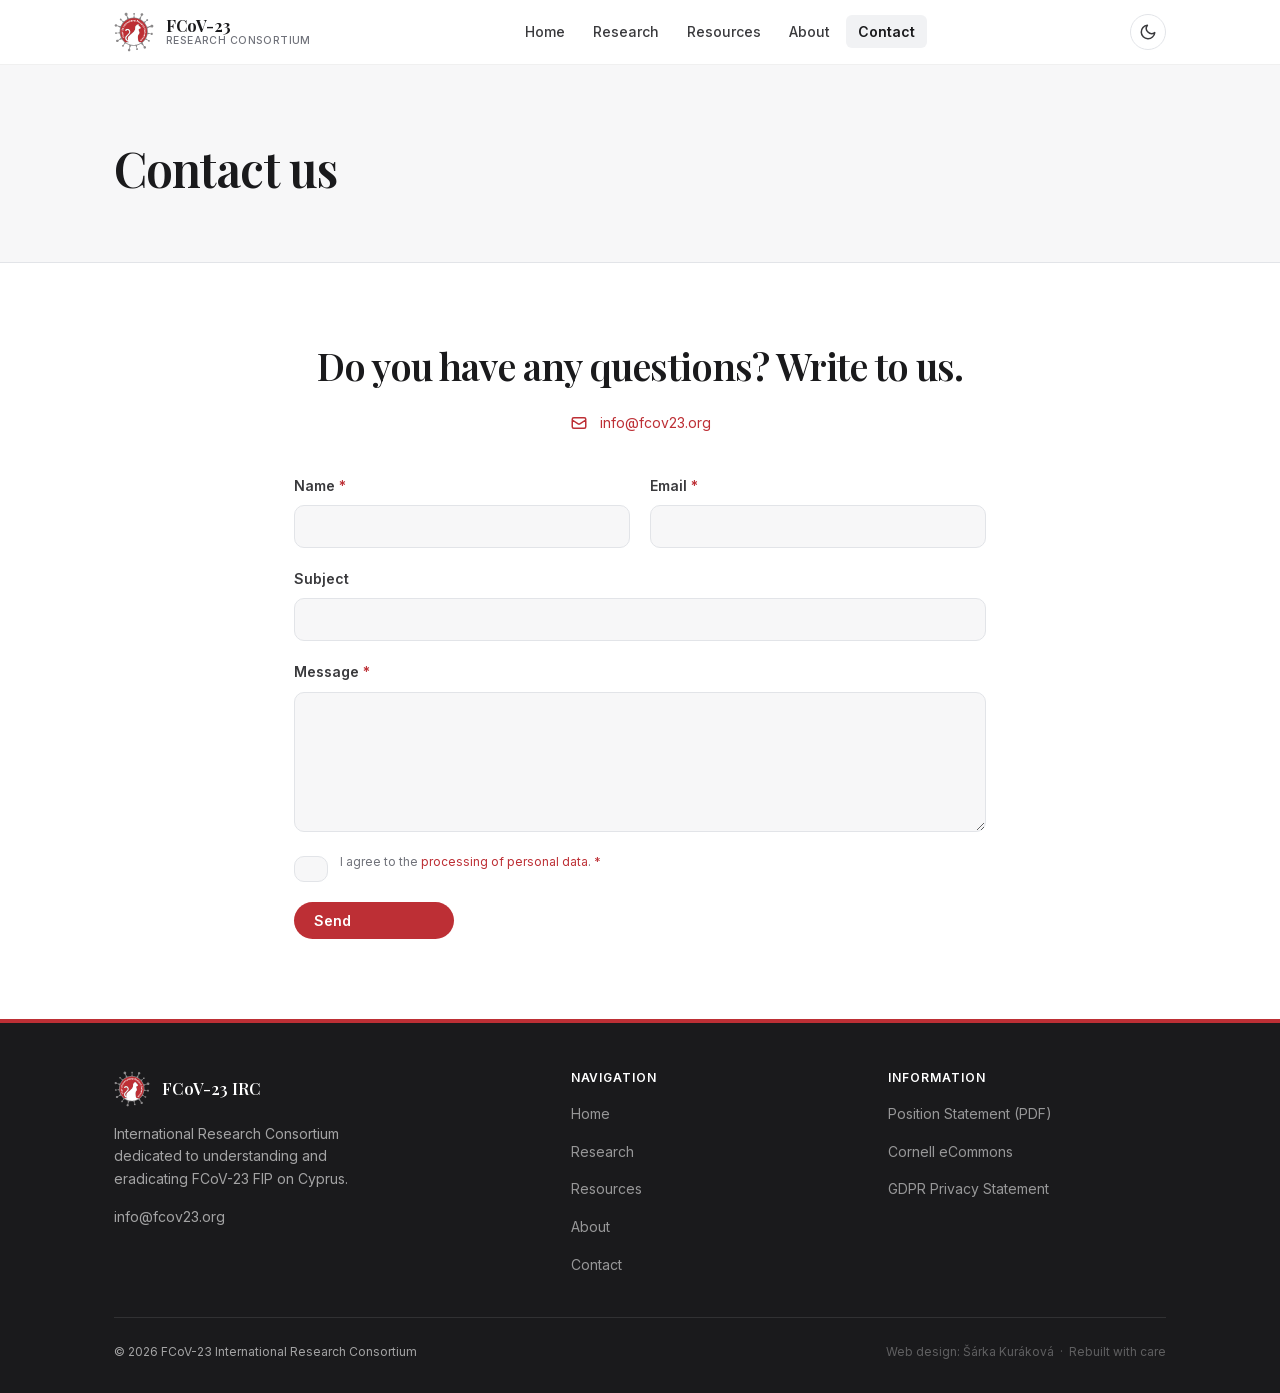
<file: site/contact.html>
<!DOCTYPE html>
<html lang="en" data-theme="light">
<head>
  <meta charset="UTF-8">
  <meta name="viewport" content="width=device-width, initial-scale=1">
  <title>Contact — FCoV-23 International Research Consortium</title>
  <meta name="description" content="Contact the FCoV-23 International Research Consortium with questions about genomic sequencing, collaboration, or the FIP epidemic in Cyprus.">
  <meta property="og:title" content="Contact — FCoV-23 International Research Consortium">
  <meta property="og:description" content="Questions about genomic sequencing, research collaboration, or the FCoV-23 epidemic? Get in touch.">
  <meta property="og:type" content="website">
  <meta property="og:url" content="https://fcov23.org/contact.html">
  <meta property="og:image" content="https://fcov23.org/assets/images/logo.svg">
  <meta property="og:site_name" content="FCoV-23 International Research Consortium">
  <meta name="theme-color" content="#bd2f35">
  <link rel="icon" href="assets/images/logo.svg" type="image/svg+xml">
  <link rel="alternate icon" href="assets/images/cropped-Navrh-bez-nazvu-2-1.png" type="image/png">
  <link rel="stylesheet" href="assets/css/fonts.css">
  <link rel="stylesheet" href="assets/css/main.css">
  <link rel="stylesheet" href="assets/css/components.css">
  <script>(function(){var t=localStorage.getItem('fcov23-theme')||(window.matchMedia('(prefers-color-scheme: dark)').matches?'dark':'light');document.documentElement.setAttribute('data-theme',t);})();</script>
</head>
<body>

<nav class="site-nav" role="navigation" aria-label="Main navigation">
  <div class="container nav-inner">
    <a href="index.html" class="nav-logo" aria-label="FCoV-23 Home">
      <img src="assets/images/logo.svg" alt="FCoV-23 IRC Logo" width="40" height="40">
      <div class="nav-logo-text">
        <span class="nav-logo-name">FCoV-23</span>
        <span class="nav-logo-sub">Research Consortium</span>
      </div>
    </a>
    <ul class="nav-links" id="nav-menu" role="list">
      <li><a href="index.html">Home</a></li>
      <li><a href="research.html">Research</a></li>
      <li><a href="resources.html">Resources</a></li>
      <li><a href="about.html">About</a></li>
      <li><a href="contact.html" aria-current="page">Contact</a></li>
    </ul>
    <div class="nav-actions">
      <button class="theme-toggle" aria-label="Switch to dark mode">
        <svg class="icon-moon" xmlns="http://www.w3.org/2000/svg" fill="none" viewBox="0 0 24 24" stroke="currentColor" stroke-width="2" aria-hidden="true"><path stroke-linecap="round" stroke-linejoin="round" d="M21 12.79A9 9 0 1111.21 3 7 7 0 0021 12.79z"/></svg>
        <svg class="icon-sun" xmlns="http://www.w3.org/2000/svg" fill="none" viewBox="0 0 24 24" stroke="currentColor" stroke-width="2" aria-hidden="true"><circle cx="12" cy="12" r="5"/><path stroke-linecap="round" d="M12 1v2M12 21v2M4.22 4.22l1.42 1.42M18.36 18.36l1.42 1.42M1 12h2M21 12h2M4.22 19.78l1.42-1.42M18.36 5.64l1.42-1.42"/></svg>
      </button>
      <button class="nav-hamburger" id="nav-hamburger" aria-label="Open menu" aria-expanded="false" aria-controls="nav-menu"><span></span><span></span><span></span></button>
    </div>
  </div>
</nav>

<header class="page-hero">
  <div class="container">
    <h1>Contact us</h1>
  </div>
</header>

<main>
  <section class="section" aria-labelledby="contact-heading">
    <div class="container container--sm">

      <div class="reveal" style="text-align:center;margin-bottom:var(--sp-10)">
        <h2 id="contact-heading">Do you have any questions? Write to us.</h2>
        <div class="contact-detail" style="justify-content:center;margin-top:var(--sp-6)">
          <svg xmlns="http://www.w3.org/2000/svg" fill="none" viewBox="0 0 24 24" stroke="currentColor" stroke-width="2" aria-hidden="true"><path stroke-linecap="round" stroke-linejoin="round" d="M3 8l7.89 5.26a2 2 0 002.22 0L21 8M5 19h14a2 2 0 002-2V7a2 2 0 00-2-2H5a2 2 0 00-2 2v10a2 2 0 002 2z"/></svg>
          <a href="mailto:info@fcov23.org">info@fcov23.org</a>
        </div>
      </div>

      <div class="reveal reveal-delay-1">
        <form class="contact-form" novalidate aria-label="Contact form">
          <div class="form-row">
            <div class="form-field">
              <label for="name">Name <span aria-hidden="true" style="color:var(--accent)">*</span></label>
              <input type="text" id="name" name="name" autocomplete="name" required>
            </div>
            <div class="form-field">
              <label for="email">Email <span aria-hidden="true" style="color:var(--accent)">*</span></label>
              <input type="email" id="email" name="email" autocomplete="email" required>
            </div>
          </div>
          <div class="form-field">
            <label for="subject">Subject</label>
            <input type="text" id="subject" name="subject">
          </div>
          <div class="form-field">
            <label for="message">Message <span aria-hidden="true" style="color:var(--accent)">*</span></label>
            <textarea id="message" name="message" required></textarea>
          </div>
          <div class="form-field" style="flex-direction:row;align-items:flex-start;gap:var(--sp-3)">
            <input type="checkbox" id="gdpr" name="gdpr" required style="margin-top:4px;width:auto">
            <label for="gdpr" style="font-size:var(--text-xs);color:var(--text-muted);font-weight:400">I agree to the <a href="resources.html#privacy">processing of personal data</a>. <span aria-hidden="true" style="color:var(--accent)">*</span></label>
          </div>
          <div>
            <button type="submit" class="btn btn--primary" style="min-width:160px">Send</button>
          </div>
        </form>
      </div>

    </div>
  </section>
</main>

<footer class="site-footer" role="contentinfo">
  <div class="container">
    <div class="footer-grid">
      <div class="footer-brand">
        <div class="footer-logo-wrap">
          <img src="assets/images/logo.svg" alt="FCoV-23 IRC" width="36" height="36">
          <span class="footer-org-name">FCoV-23 IRC</span>
        </div>
        <p class="footer-desc">International Research Consortium dedicated to understanding and eradicating FCoV-23 FIP on Cyprus.</p>
        <a href="mailto:info@fcov23.org" style="color:rgba(255,255,255,0.6);font-size:var(--text-sm)">info@fcov23.org</a>
      </div>
      <div class="footer-col">
        <h5>Navigation</h5>
        <ul>
          <li><a href="index.html">Home</a></li>
          <li><a href="research.html">Research</a></li>
          <li><a href="resources.html">Resources</a></li>
          <li><a href="about.html">About</a></li>
          <li><a href="contact.html">Contact</a></li>
        </ul>
      </div>
      <div class="footer-col">
        <h5>Information</h5>
        <ul>
          <li><a href="assets/pdfs/FCoV23-Position-Statement-1-Tx.pdf" target="_blank" rel="noopener">Position Statement (PDF)</a></li>
          <li><a href="https://ecommons.cornell.edu/items/3d0bdd33-0b9e-4d67-ad52-a718f9b3f040" target="_blank" rel="noopener">Cornell eCommons</a></li>
          <li><a href="https://drive.google.com/file/d/1lNxpJhMNgjvRxISoSbd3ZuQpgJWbioFH/view" target="_blank" rel="noopener">GDPR Privacy Statement</a></li>
        </ul>
      </div>
    </div>
    <div class="footer-bottom">
      <span>&copy; 2026 FCoV-23 International Research Consortium</span>
      <span class="footer-credit">Web design: Šárka Kuráková &nbsp;·&nbsp; Rebuilt with care</span>
    </div>
  </div>
</footer>

<script src="assets/js/main.js"></script>
</body>
</html>
</file>
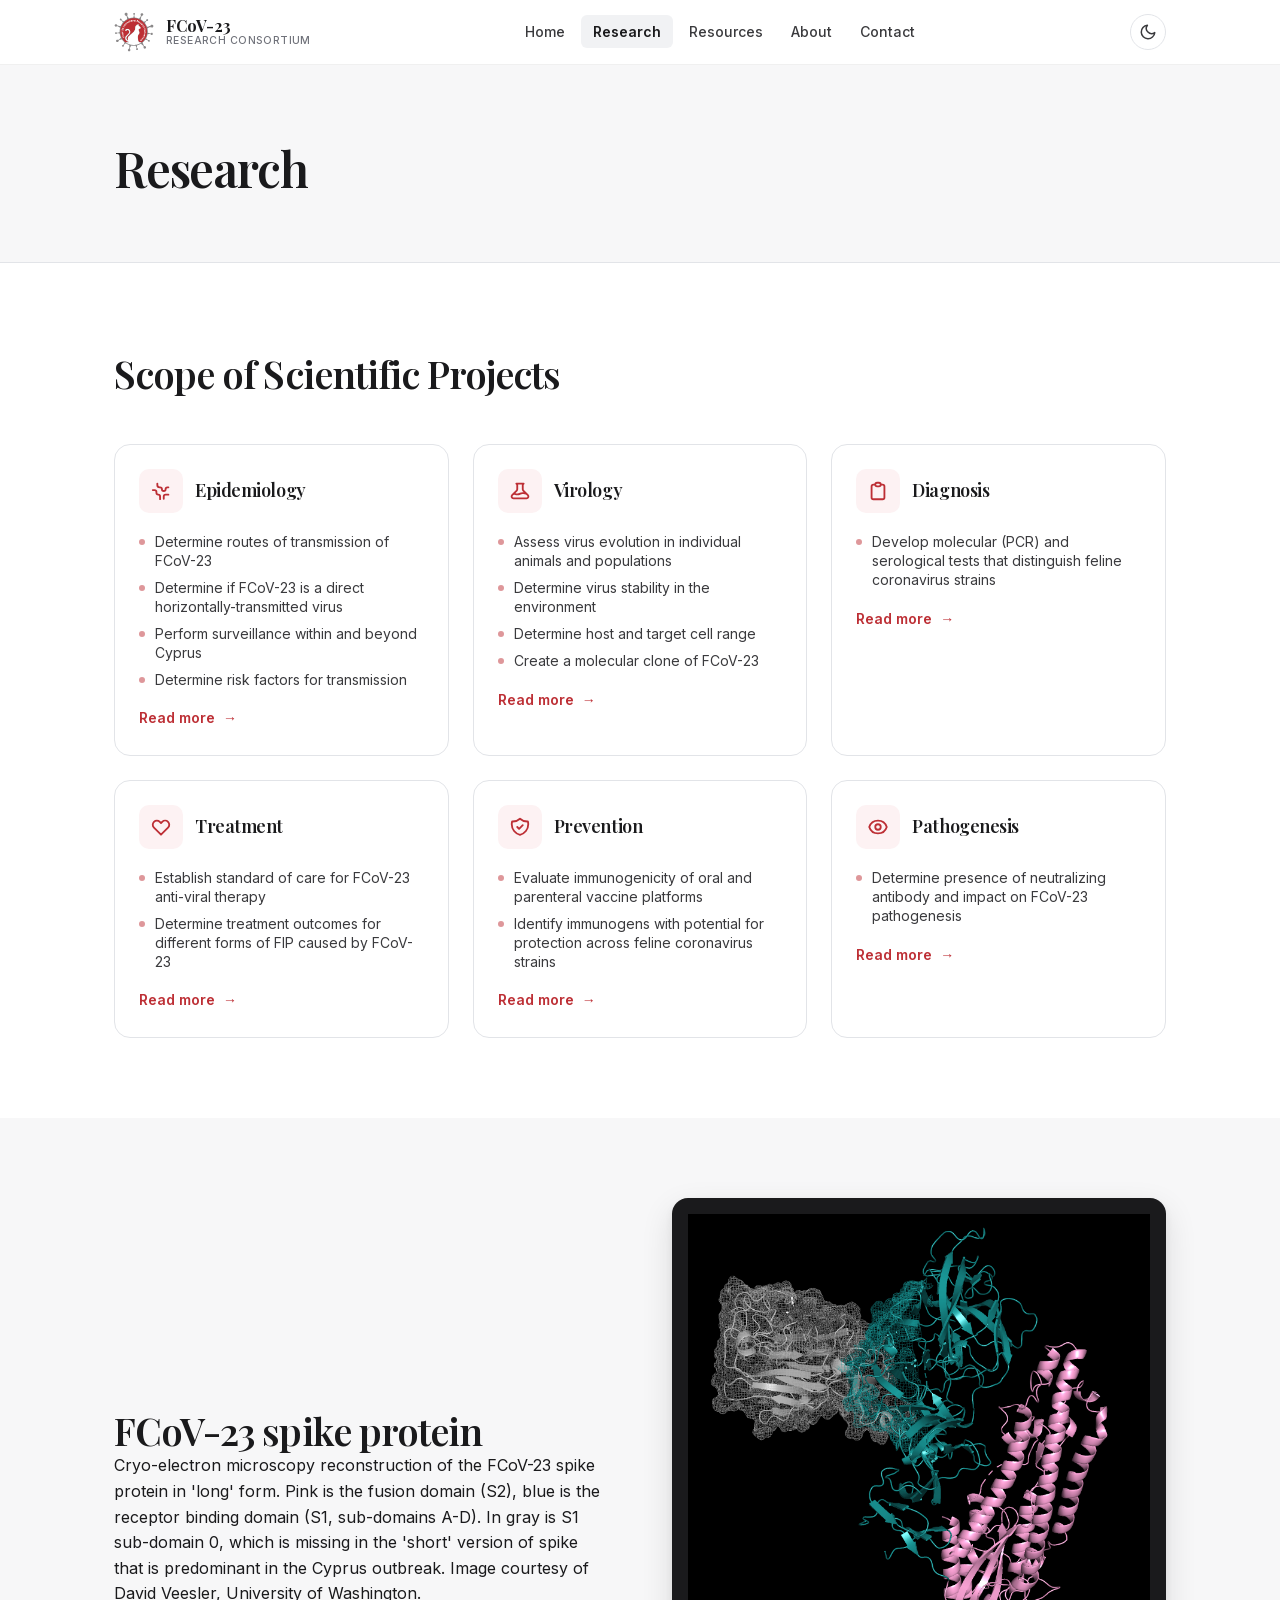
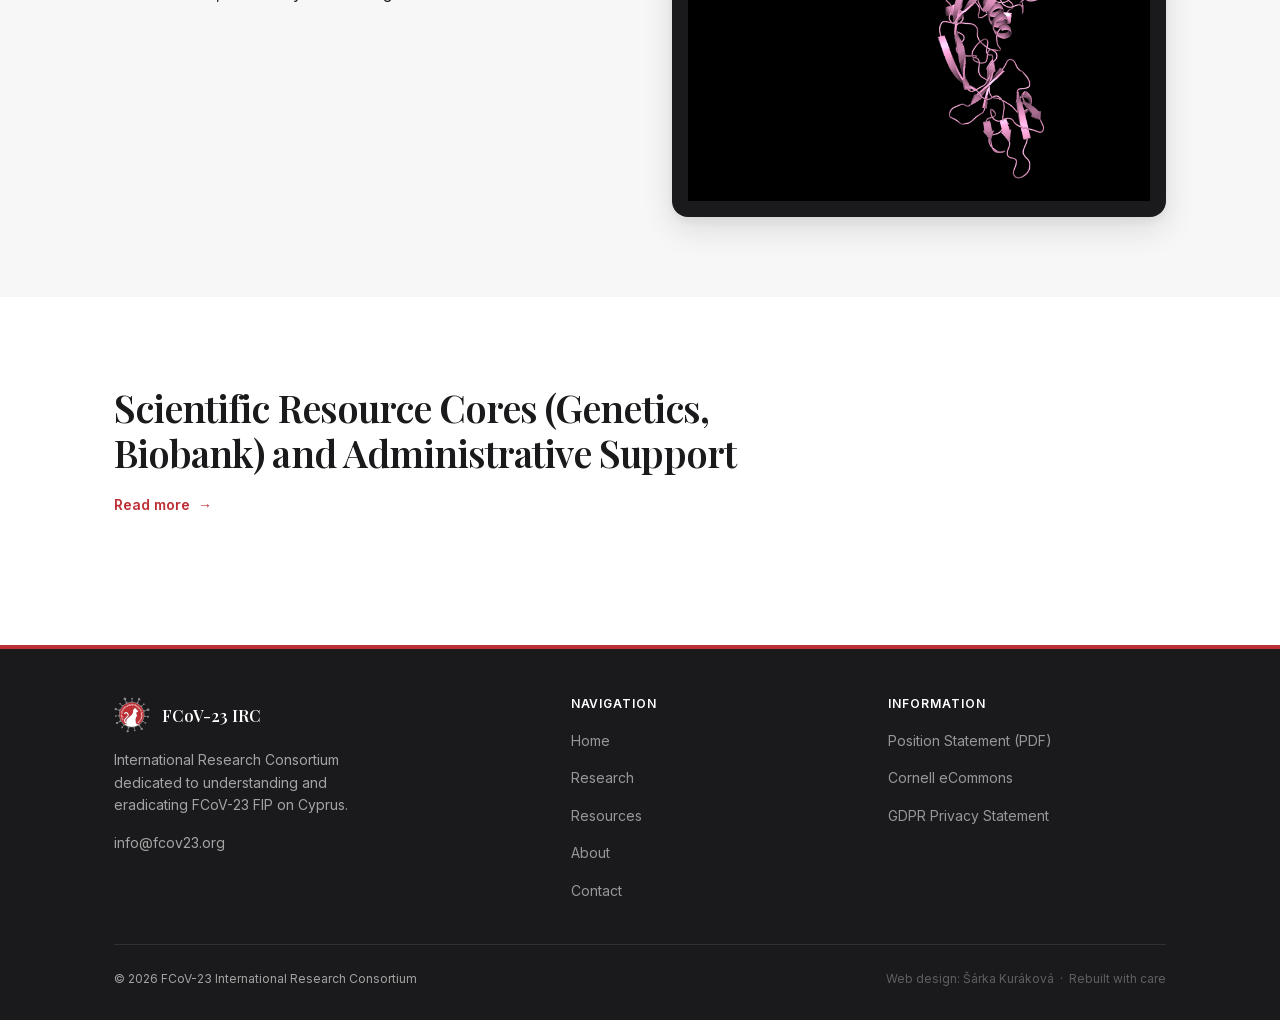
<file: site/research.html>
<!DOCTYPE html>
<html lang="en" data-theme="light">
<head>
  <meta charset="UTF-8">
  <meta name="viewport" content="width=device-width, initial-scale=1">
  <title>Research — FCoV-23 International Research Consortium</title>
  <meta name="description" content="Six integrated research programs investigating FCoV-23: epidemiology, virology, diagnosis, treatment, prevention, and pathogenesis.">
  <meta property="og:title" content="Research — FCoV-23 International Research Consortium">
  <meta property="og:description" content="Six integrated programs investigating the epidemiology, biology, and clinical management of FCoV-23 FIP.">
  <meta property="og:type" content="website">
  <meta property="og:url" content="https://fcov23.org/research.html">
  <meta property="og:image" content="https://fcov23.org/assets/images/FCoV-23-spke-protein-long-form-min.png">
  <meta property="og:site_name" content="FCoV-23 International Research Consortium">
  <meta name="theme-color" content="#bd2f35">
  <link rel="icon" href="assets/images/logo.svg" type="image/svg+xml">
  <link rel="alternate icon" href="assets/images/cropped-Navrh-bez-nazvu-2-1.png" type="image/png">
  <link rel="stylesheet" href="assets/css/fonts.css">
  <link rel="stylesheet" href="assets/css/main.css">
  <link rel="stylesheet" href="assets/css/components.css">
  <script>(function(){var t=localStorage.getItem('fcov23-theme')||(window.matchMedia('(prefers-color-scheme: dark)').matches?'dark':'light');document.documentElement.setAttribute('data-theme',t);})();</script>
</head>
<body>

<nav class="site-nav" role="navigation" aria-label="Main navigation">
  <div class="container nav-inner">
    <a href="index.html" class="nav-logo" aria-label="FCoV-23 Home">
      <img src="assets/images/logo.svg" alt="FCoV-23 IRC Logo" width="40" height="40">
      <div class="nav-logo-text">
        <span class="nav-logo-name">FCoV-23</span>
        <span class="nav-logo-sub">Research Consortium</span>
      </div>
    </a>
    <ul class="nav-links" id="nav-menu" role="list">
      <li><a href="index.html">Home</a></li>
      <li><a href="research.html" aria-current="page">Research</a></li>
      <li><a href="resources.html">Resources</a></li>
      <li><a href="about.html">About</a></li>
      <li><a href="contact.html">Contact</a></li>
    </ul>
    <div class="nav-actions">
      <button class="theme-toggle" aria-label="Switch to dark mode">
        <svg class="icon-moon" xmlns="http://www.w3.org/2000/svg" fill="none" viewBox="0 0 24 24" stroke="currentColor" stroke-width="2" aria-hidden="true"><path stroke-linecap="round" stroke-linejoin="round" d="M21 12.79A9 9 0 1111.21 3 7 7 0 0021 12.79z"/></svg>
        <svg class="icon-sun" xmlns="http://www.w3.org/2000/svg" fill="none" viewBox="0 0 24 24" stroke="currentColor" stroke-width="2" aria-hidden="true"><circle cx="12" cy="12" r="5"/><path stroke-linecap="round" d="M12 1v2M12 21v2M4.22 4.22l1.42 1.42M18.36 18.36l1.42 1.42M1 12h2M21 12h2M4.22 19.78l1.42-1.42M18.36 5.64l1.42-1.42"/></svg>
      </button>
      <button class="nav-hamburger" id="nav-hamburger" aria-label="Open menu" aria-expanded="false" aria-controls="nav-menu"><span></span><span></span><span></span></button>
    </div>
  </div>
</nav>

<header class="page-hero">
  <div class="container">
    <h1>Research</h1>
  </div>
</header>

<main>

  <!-- Scope Grid -->
  <section class="section" aria-labelledby="scope-heading">
    <div class="container">
      <div class="section-header reveal">
        <h2 id="scope-heading">Scope of Scientific Projects</h2>
      </div>
      <div class="research-grid">

        <div class="research-card reveal">
          <div class="research-card-header">
            <div class="research-icon" aria-hidden="true">
              <svg xmlns="http://www.w3.org/2000/svg" fill="none" viewBox="0 0 24 24" stroke="currentColor" stroke-width="2"><path stroke-linecap="round" stroke-linejoin="round" d="M3.055 11H5a2 2 0 012 2v1a2 2 0 002 2 2 2 0 012 2v2.945M8 3.935V5.5A2.5 2.5 0 0010.5 8h.5a2 2 0 012 2 2 2 0 104 0 2 2 0 012-2h1.064M15 20.488V18a2 2 0 012-2h3.064"/></svg>
            </div>
            <h3>Epidemiology</h3>
          </div>
          <ul>
            <li>Determine routes of transmission of FCoV-23</li>
            <li>Determine if FCoV-23 is a direct horizontally-transmitted virus</li>
            <li>Perform surveillance within and beyond Cyprus</li>
            <li>Determine risk factors for transmission</li>
          </ul>
          <div style="margin-top:var(--sp-4)"><a href="https://drive.google.com/file/d/1dtNWiFtERkZQczf4X_yw9eUPy4VaOYb0/view?usp=sharing" class="arrow-link" target="_blank" rel="noopener">Read more</a></div>
        </div>

        <div class="research-card reveal reveal-delay-1">
          <div class="research-card-header">
            <div class="research-icon" aria-hidden="true">
              <svg xmlns="http://www.w3.org/2000/svg" fill="none" viewBox="0 0 24 24" stroke="currentColor" stroke-width="2"><path stroke-linecap="round" stroke-linejoin="round" d="M19.428 15.428a2 2 0 00-1.022-.547l-2.387-.477a6 6 0 00-3.86.517l-.318.158a6 6 0 01-3.86.517L6.05 15.21a2 2 0 00-1.806.547M8 4h8l-1 1v5.172a2 2 0 00.586 1.414l5 5c1.26 1.26.367 3.414-1.415 3.414H4.828c-1.782 0-2.674-2.154-1.414-3.414l5-5A2 2 0 009 10.172V5L8 4z"/></svg>
            </div>
            <h3>Virology</h3>
          </div>
          <ul>
            <li>Assess virus evolution in individual animals and populations</li>
            <li>Determine virus stability in the environment</li>
            <li>Determine host and target cell range</li>
            <li>Create a molecular clone of FCoV-23</li>
          </ul>
          <div style="margin-top:var(--sp-4)"><a href="https://drive.google.com/file/d/1mYDnWgMPKnFglY-JCCjhHLEaFEloGfFn/view?usp=sharing" class="arrow-link" target="_blank" rel="noopener">Read more</a></div>
        </div>

        <div class="research-card reveal reveal-delay-2">
          <div class="research-card-header">
            <div class="research-icon" aria-hidden="true">
              <svg xmlns="http://www.w3.org/2000/svg" fill="none" viewBox="0 0 24 24" stroke="currentColor" stroke-width="2"><path stroke-linecap="round" stroke-linejoin="round" d="M9 5H7a2 2 0 00-2 2v12a2 2 0 002 2h10a2 2 0 002-2V7a2 2 0 00-2-2h-2M9 5a2 2 0 002 2h2a2 2 0 002-2M9 5a2 2 0 012-2h2a2 2 0 012 2"/></svg>
            </div>
            <h3>Diagnosis</h3>
          </div>
          <ul>
            <li>Develop molecular (PCR) and serological tests that distinguish feline coronavirus strains</li>
          </ul>
          <div style="margin-top:var(--sp-4)"><a href="https://drive.google.com/file/d/1rZs6iCTeNgRVHMz7qOxNdDhWI6HFrNyM/view?usp=sharing" class="arrow-link" target="_blank" rel="noopener">Read more</a></div>
        </div>

        <div class="research-card reveal">
          <div class="research-card-header">
            <div class="research-icon" aria-hidden="true">
              <svg xmlns="http://www.w3.org/2000/svg" fill="none" viewBox="0 0 24 24" stroke="currentColor" stroke-width="2"><path stroke-linecap="round" stroke-linejoin="round" d="M4.318 6.318a4.5 4.5 0 000 6.364L12 20.364l7.682-7.682a4.5 4.5 0 00-6.364-6.364L12 7.636l-1.318-1.318a4.5 4.5 0 00-6.364 0z"/></svg>
            </div>
            <h3>Treatment</h3>
          </div>
          <ul>
            <li>Establish standard of care for FCoV-23 anti-viral therapy</li>
            <li>Determine treatment outcomes for different forms of FIP caused by FCoV-23</li>
          </ul>
          <div style="margin-top:var(--sp-4)"><a href="https://drive.google.com/file/d/1UIAY_4b_t8atF6m2CTz28coNZ1CjOjS9/view?usp=sharing" class="arrow-link" target="_blank" rel="noopener">Read more</a></div>
        </div>

        <div class="research-card reveal reveal-delay-1">
          <div class="research-card-header">
            <div class="research-icon" aria-hidden="true">
              <svg xmlns="http://www.w3.org/2000/svg" fill="none" viewBox="0 0 24 24" stroke="currentColor" stroke-width="2"><path stroke-linecap="round" stroke-linejoin="round" d="M9 12l2 2 4-4m5.618-4.016A11.955 11.955 0 0112 2.944a11.955 11.955 0 01-8.618 3.04A12.02 12.02 0 003 9c0 5.591 3.824 10.29 9 11.622 5.176-1.332 9-6.03 9-11.622 0-1.042-.133-2.052-.382-3.016z"/></svg>
            </div>
            <h3>Prevention</h3>
          </div>
          <ul>
            <li>Evaluate immunogenicity of oral and parenteral vaccine platforms</li>
            <li>Identify immunogens with potential for protection across feline coronavirus strains</li>
          </ul>
          <div style="margin-top:var(--sp-4)"><a href="https://drive.google.com/file/d/1L7F3rkd-75w1-WnD7j-HO-qwZ4ZPhdmJ/view?usp=sharing" class="arrow-link" target="_blank" rel="noopener">Read more</a></div>
        </div>

        <div class="research-card reveal reveal-delay-2">
          <div class="research-card-header">
            <div class="research-icon" aria-hidden="true">
              <svg xmlns="http://www.w3.org/2000/svg" fill="none" viewBox="0 0 24 24" stroke="currentColor" stroke-width="2"><path stroke-linecap="round" stroke-linejoin="round" d="M15 12a3 3 0 11-6 0 3 3 0 016 0z"/><path stroke-linecap="round" stroke-linejoin="round" d="M2.458 12C3.732 7.943 7.523 5 12 5c4.478 0 8.268 2.943 9.542 7-1.274 4.057-5.064 7-9.542 7-4.477 0-8.268-2.943-9.542-7z"/></svg>
            </div>
            <h3>Pathogenesis</h3>
          </div>
          <ul>
            <li>Determine presence of neutralizing antibody and impact on FCoV-23 pathogenesis</li>
          </ul>
          <div style="margin-top:var(--sp-4)"><a href="https://drive.google.com/file/d/1JXFoR_8kseihBUHWc4u_KhP74uVXnDZQ/view?usp=sharing" class="arrow-link" target="_blank" rel="noopener">Read more</a></div>
        </div>

      </div>
    </div>
  </section>

  <!-- Spike Protein Feature -->
  <section class="section section--subtle" aria-labelledby="spike-heading">
    <div class="container">
      <div class="spike-feature">
        <div class="reveal">
          <h2 id="spike-heading">FCoV-23 spike protein</h2>
          <p>Cryo-electron microscopy reconstruction of the FCoV-23 spike protein in 'long' form. Pink is the fusion domain (S2), blue is the receptor binding domain (S1, sub-domains A-D). In gray is S1 sub-domain 0, which is missing in the 'short' version of spike that is predominant in the Cyprus outbreak. Image courtesy of David Veesler, University of Washington.</p>
        </div>
        <div class="reveal reveal-delay-1">
          <img class="spike-image" src="assets/images/FCoV-23-spke-protein-long-form-min.png" alt="Cryo-EM reconstruction of FCoV-23 spike protein in long form, showing S1 and S2 domains color-coded" loading="lazy">
        </div>
      </div>
    </div>
  </section>

  <!-- Scientific Cores -->
  <section class="section" aria-labelledby="cores-heading">
    <div class="container">
      <div class="section-header reveal">
        <h2 id="cores-heading">Scientific Resource Cores (Genetics, Biobank) and Administrative Support</h2>
        <div style="margin-top:var(--sp-4)"><a href="https://drive.google.com/file/d/14IX3AmM-3UftAp0mQ4lmtwKt5UeCsGLF/view?usp=sharing" class="arrow-link" target="_blank" rel="noopener">Read more</a></div>
      </div>
    </div>
  </section>

</main>

<footer class="site-footer" role="contentinfo">
  <div class="container">
    <div class="footer-grid">
      <div class="footer-brand">
        <div class="footer-logo-wrap">
          <img src="assets/images/logo.svg" alt="FCoV-23 IRC" width="36" height="36">
          <span class="footer-org-name">FCoV-23 IRC</span>
        </div>
        <p class="footer-desc">International Research Consortium dedicated to understanding and eradicating FCoV-23 FIP on Cyprus.</p>
        <a href="mailto:info@fcov23.org" style="color:rgba(255,255,255,0.6);font-size:var(--text-sm)">info@fcov23.org</a>
      </div>
      <div class="footer-col">
        <h5>Navigation</h5>
        <ul>
          <li><a href="index.html">Home</a></li>
          <li><a href="research.html">Research</a></li>
          <li><a href="resources.html">Resources</a></li>
          <li><a href="about.html">About</a></li>
          <li><a href="contact.html">Contact</a></li>
        </ul>
      </div>
      <div class="footer-col">
        <h5>Information</h5>
        <ul>
          <li><a href="assets/pdfs/FCoV23-Position-Statement-1-Tx.pdf" target="_blank" rel="noopener">Position Statement (PDF)</a></li>
          <li><a href="https://ecommons.cornell.edu/items/3d0bdd33-0b9e-4d67-ad52-a718f9b3f040" target="_blank" rel="noopener">Cornell eCommons</a></li>
          <li><a href="https://drive.google.com/file/d/1lNxpJhMNgjvRxISoSbd3ZuQpgJWbioFH/view" target="_blank" rel="noopener">GDPR Privacy Statement</a></li>
        </ul>
      </div>
    </div>
    <div class="footer-bottom">
      <span>&copy; 2026 FCoV-23 International Research Consortium</span>
      <span class="footer-credit">Web design: Šárka Kuráková &nbsp;·&nbsp; Rebuilt with care</span>
    </div>
  </div>
</footer>

<script src="assets/js/main.js"></script>
</body>
</html>
</file>
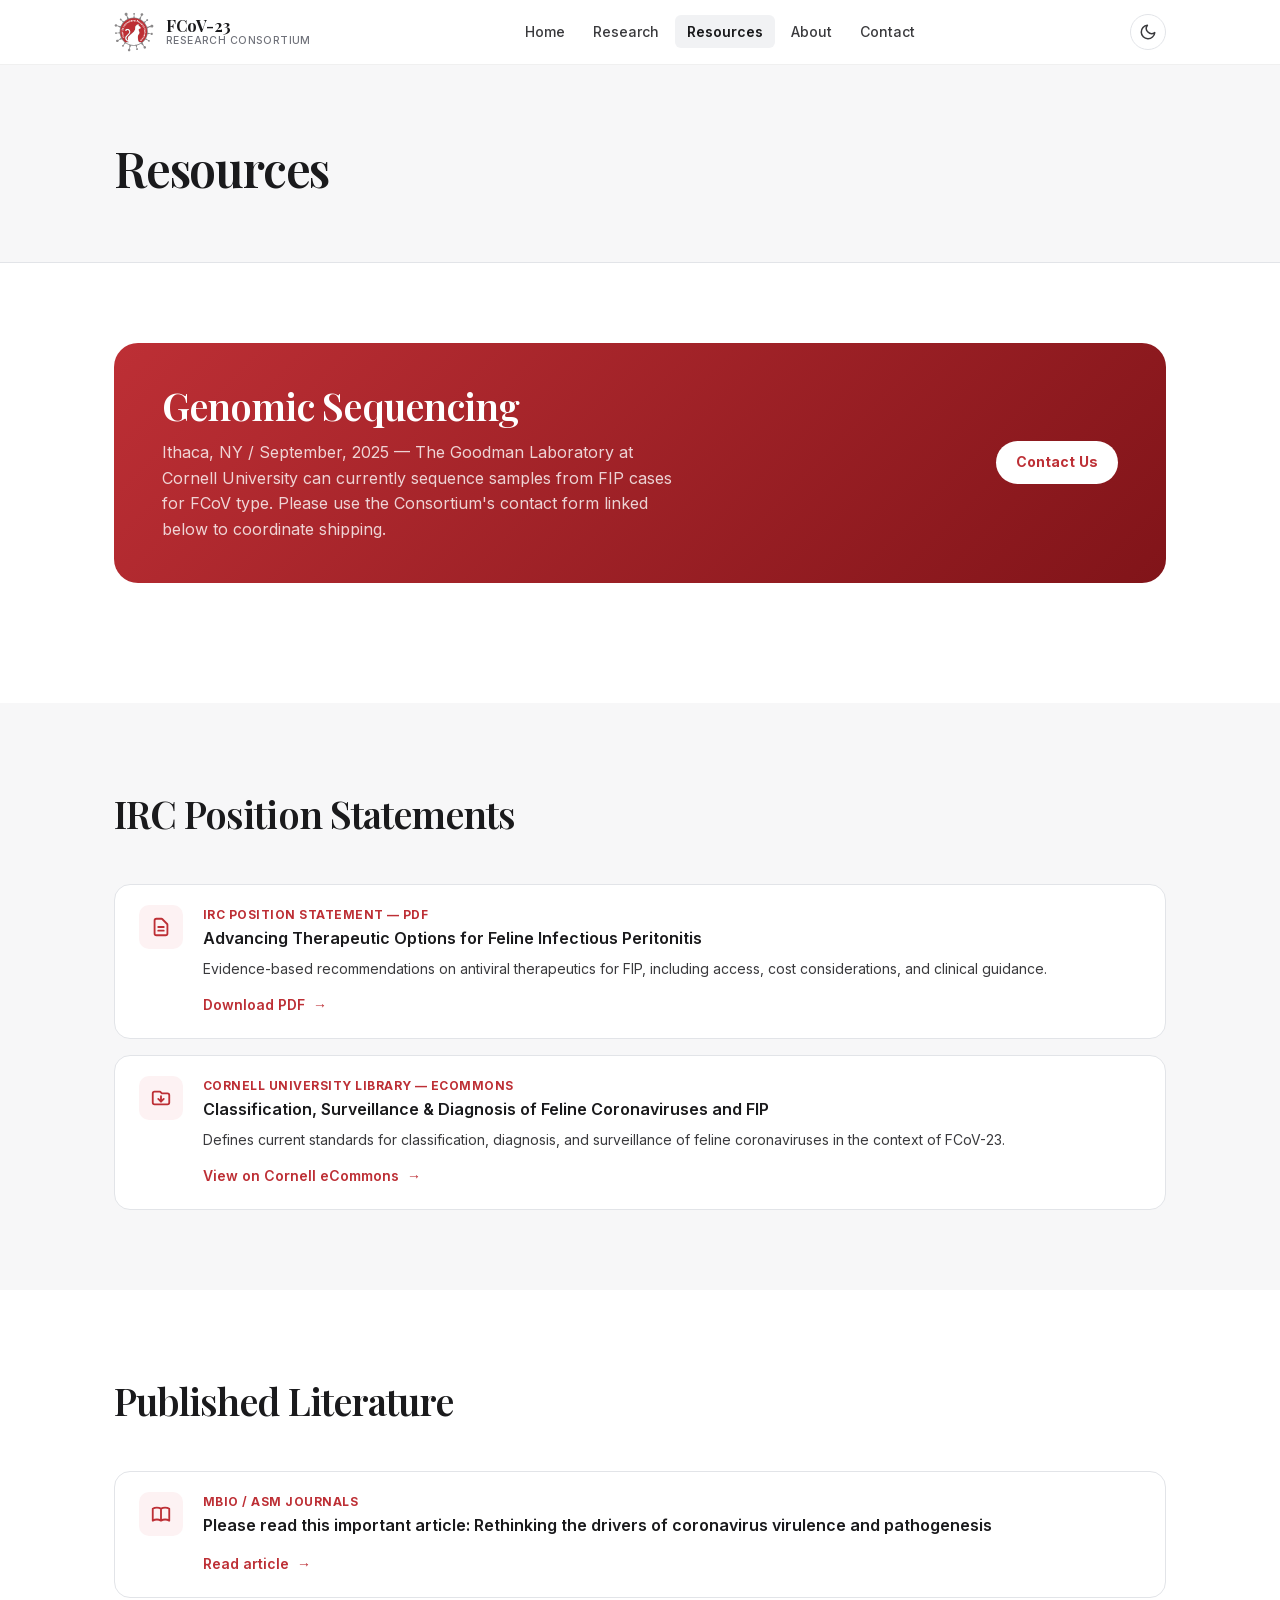
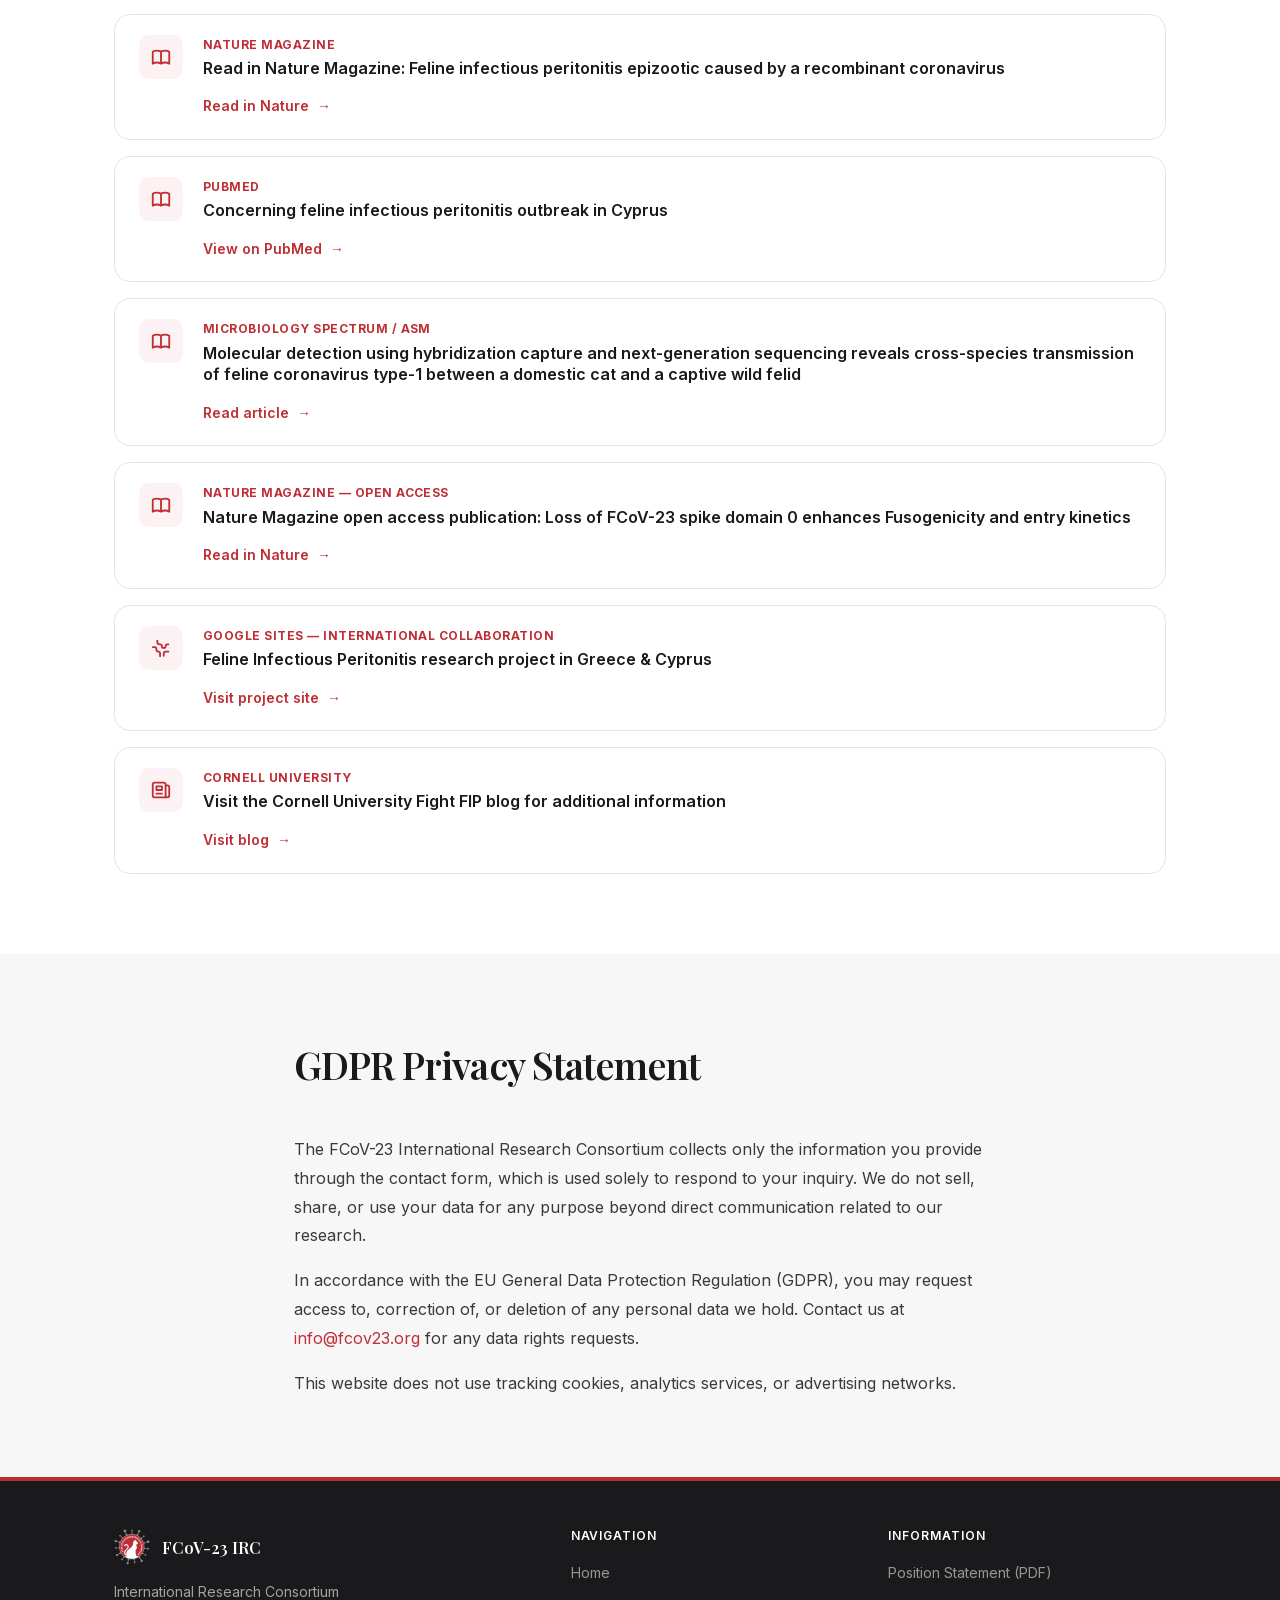
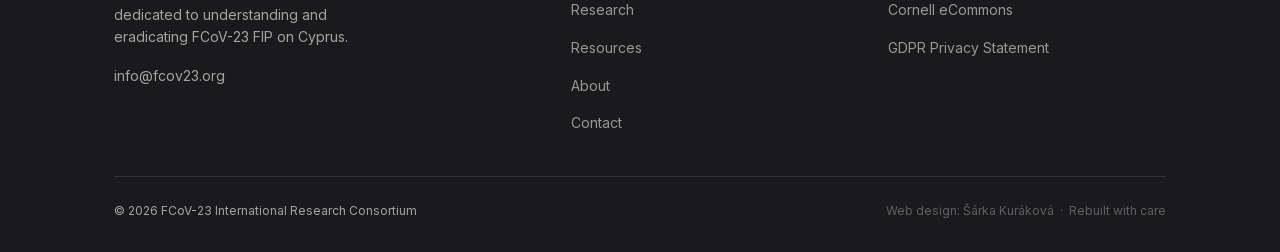
<file: site/resources.html>
<!DOCTYPE html>
<html lang="en" data-theme="light">
<head>
  <meta charset="UTF-8">
  <meta name="viewport" content="width=device-width, initial-scale=1">
  <title>Resources — FCoV-23 International Research Consortium</title>
  <meta name="description" content="Published research, genomic sequencing services, and position statements from the FCoV-23 International Research Consortium.">
  <meta property="og:title" content="Resources — FCoV-23 International Research Consortium">
  <meta property="og:description" content="Published research, genomic sequencing services, and official position statements from the Consortium.">
  <meta property="og:type" content="website">
  <meta property="og:url" content="https://fcov23.org/resources.html">
  <meta property="og:image" content="https://fcov23.org/assets/images/logo.svg">
  <meta property="og:site_name" content="FCoV-23 International Research Consortium">
  <meta name="theme-color" content="#bd2f35">
  <link rel="icon" href="assets/images/logo.svg" type="image/svg+xml">
  <link rel="alternate icon" href="assets/images/cropped-Navrh-bez-nazvu-2-1.png" type="image/png">
  <link rel="stylesheet" href="assets/css/fonts.css">
  <link rel="stylesheet" href="assets/css/main.css">
  <link rel="stylesheet" href="assets/css/components.css">
  <script>(function(){var t=localStorage.getItem('fcov23-theme')||(window.matchMedia('(prefers-color-scheme: dark)').matches?'dark':'light');document.documentElement.setAttribute('data-theme',t);})();</script>
</head>
<body>

<nav class="site-nav" role="navigation" aria-label="Main navigation">
  <div class="container nav-inner">
    <a href="index.html" class="nav-logo" aria-label="FCoV-23 Home">
      <img src="assets/images/logo.svg" alt="FCoV-23 IRC Logo" width="40" height="40">
      <div class="nav-logo-text">
        <span class="nav-logo-name">FCoV-23</span>
        <span class="nav-logo-sub">Research Consortium</span>
      </div>
    </a>
    <ul class="nav-links" id="nav-menu" role="list">
      <li><a href="index.html">Home</a></li>
      <li><a href="research.html">Research</a></li>
      <li><a href="resources.html" aria-current="page">Resources</a></li>
      <li><a href="about.html">About</a></li>
      <li><a href="contact.html">Contact</a></li>
    </ul>
    <div class="nav-actions">
      <button class="theme-toggle" aria-label="Switch to dark mode">
        <svg class="icon-moon" xmlns="http://www.w3.org/2000/svg" fill="none" viewBox="0 0 24 24" stroke="currentColor" stroke-width="2" aria-hidden="true"><path stroke-linecap="round" stroke-linejoin="round" d="M21 12.79A9 9 0 1111.21 3 7 7 0 0021 12.79z"/></svg>
        <svg class="icon-sun" xmlns="http://www.w3.org/2000/svg" fill="none" viewBox="0 0 24 24" stroke="currentColor" stroke-width="2" aria-hidden="true"><circle cx="12" cy="12" r="5"/><path stroke-linecap="round" d="M12 1v2M12 21v2M4.22 4.22l1.42 1.42M18.36 18.36l1.42 1.42M1 12h2M21 12h2M4.22 19.78l1.42-1.42M18.36 5.64l1.42-1.42"/></svg>
      </button>
      <button class="nav-hamburger" id="nav-hamburger" aria-label="Open menu" aria-expanded="false" aria-controls="nav-menu"><span></span><span></span><span></span></button>
    </div>
  </div>
</nav>

<header class="page-hero">
  <div class="container">
    <h1>Resources</h1>
  </div>
</header>

<main>

  <!-- Genomic Sequencing Banner -->
  <section class="section" aria-labelledby="sequencing-heading">
    <div class="container">
      <div class="genomic-banner reveal">
        <div>
          <h2 id="sequencing-heading" style="color:#fff;margin-bottom:var(--sp-3)">Genomic Sequencing</h2>
          <p>Ithaca, NY / September, 2025 — The Goodman Laboratory at Cornell University can currently sequence samples from FIP cases for FCoV type. Please use the Consortium's contact form linked below to coordinate shipping.</p>
        </div>
        <div>
          <a href="contact.html" class="btn btn--white">Contact Us</a>
        </div>
      </div>
    </div>
  </section>

  <!-- Position Statements -->
  <section class="section section--subtle" aria-labelledby="statements-heading">
    <div class="container">
      <div class="section-header reveal">
        <h2 id="statements-heading">IRC Position Statements</h2>
      </div>
      <div class="resource-list">
        <div class="resource-card reveal">
          <div class="resource-badge" aria-hidden="true">
            <svg xmlns="http://www.w3.org/2000/svg" fill="none" viewBox="0 0 24 24" stroke="currentColor" stroke-width="2"><path stroke-linecap="round" stroke-linejoin="round" d="M9 12h6m-6 4h6m2 5H7a2 2 0 01-2-2V5a2 2 0 012-2h5.586a1 1 0 01.707.293l5.414 5.414a1 1 0 01.293.707V19a2 2 0 01-2 2z"/></svg>
          </div>
          <div class="resource-body">
            <div class="resource-source">IRC Position Statement — PDF</div>
            <div class="resource-title">Advancing Therapeutic Options for Feline Infectious Peritonitis</div>
            <div class="resource-desc">Evidence-based recommendations on antiviral therapeutics for FIP, including access, cost considerations, and clinical guidance.</div>
            <div style="margin-top:var(--sp-3)">
              <a href="assets/pdfs/FCoV23-Position-Statement-1-Tx.pdf" class="arrow-link" target="_blank" rel="noopener">Download PDF</a>
            </div>
          </div>
        </div>
        <div class="resource-card reveal">
          <div class="resource-badge" aria-hidden="true">
            <svg xmlns="http://www.w3.org/2000/svg" fill="none" viewBox="0 0 24 24" stroke="currentColor" stroke-width="2"><path stroke-linecap="round" stroke-linejoin="round" d="M12 10v6m0 0l-3-3m3 3l3-3M3 17V7a2 2 0 012-2h6l2 2h6a2 2 0 012 2v8a2 2 0 01-2 2H5a2 2 0 01-2-2z"/></svg>
          </div>
          <div class="resource-body">
            <div class="resource-source">Cornell University Library — eCommons</div>
            <div class="resource-title">Classification, Surveillance &amp; Diagnosis of Feline Coronaviruses and FIP</div>
            <div class="resource-desc">Defines current standards for classification, diagnosis, and surveillance of feline coronaviruses in the context of FCoV-23.</div>
            <div style="margin-top:var(--sp-3)">
              <a href="https://ecommons.cornell.edu/items/3d0bdd33-0b9e-4d67-ad52-a718f9b3f040" class="arrow-link" target="_blank" rel="noopener">View on Cornell eCommons</a>
            </div>
          </div>
        </div>
      </div>
    </div>
  </section>

  <!-- Published Literature -->
  <section class="section" aria-labelledby="literature-heading">
    <div class="container">
      <div class="section-header reveal">
        <h2 id="literature-heading">Published Literature</h2>
      </div>
      <div class="resource-list">

        <div class="resource-card reveal">
          <div class="resource-badge" aria-hidden="true">
            <svg xmlns="http://www.w3.org/2000/svg" fill="none" viewBox="0 0 24 24" stroke="currentColor" stroke-width="2"><path stroke-linecap="round" stroke-linejoin="round" d="M12 6.253v13m0-13C10.832 5.477 9.246 5 7.5 5S4.168 5.477 3 6.253v13C4.168 18.477 5.754 18 7.5 18s3.332.477 4.5 1.253m0-13C13.168 5.477 14.754 5 16.5 5c1.747 0 3.332.477 4.5 1.253v13C19.832 18.477 18.247 18 16.5 18c-1.746 0-3.332.477-4.5 1.253"/></svg>
          </div>
          <div class="resource-body">
            <div class="resource-source">mBio / ASM Journals</div>
            <div class="resource-title">Please read this important article: Rethinking the drivers of coronavirus virulence and pathogenesis</div>
            <a href="https://journals.asm.org/doi/10.1128/mbio.01921-25" class="arrow-link" target="_blank" rel="noopener" style="margin-top:var(--sp-2)">Read article</a>
          </div>
        </div>

        <div class="resource-card reveal">
          <div class="resource-badge" aria-hidden="true">
            <svg xmlns="http://www.w3.org/2000/svg" fill="none" viewBox="0 0 24 24" stroke="currentColor" stroke-width="2"><path stroke-linecap="round" stroke-linejoin="round" d="M12 6.253v13m0-13C10.832 5.477 9.246 5 7.5 5S4.168 5.477 3 6.253v13C4.168 18.477 5.754 18 7.5 18s3.332.477 4.5 1.253m0-13C13.168 5.477 14.754 5 16.5 5c1.747 0 3.332.477 4.5 1.253v13C19.832 18.477 18.247 18 16.5 18c-1.746 0-3.332.477-4.5 1.253"/></svg>
          </div>
          <div class="resource-body">
            <div class="resource-source">Nature Magazine</div>
            <div class="resource-title">Read in Nature Magazine: Feline infectious peritonitis epizootic caused by a recombinant coronavirus</div>
            <a href="https://www.nature.com/articles/s41586-025-09340-0" class="arrow-link" target="_blank" rel="noopener" style="margin-top:var(--sp-2)">Read in Nature</a>
          </div>
        </div>

        <div class="resource-card reveal">
          <div class="resource-badge" aria-hidden="true">
            <svg xmlns="http://www.w3.org/2000/svg" fill="none" viewBox="0 0 24 24" stroke="currentColor" stroke-width="2"><path stroke-linecap="round" stroke-linejoin="round" d="M12 6.253v13m0-13C10.832 5.477 9.246 5 7.5 5S4.168 5.477 3 6.253v13C4.168 18.477 5.754 18 7.5 18s3.332.477 4.5 1.253m0-13C13.168 5.477 14.754 5 16.5 5c1.747 0 3.332.477 4.5 1.253v13C19.832 18.477 18.247 18 16.5 18c-1.746 0-3.332.477-4.5 1.253"/></svg>
          </div>
          <div class="resource-body">
            <div class="resource-source">PubMed</div>
            <div class="resource-title">Concerning feline infectious peritonitis outbreak in Cyprus</div>
            <a href="https://pubmed.ncbi.nlm.nih.gov/37265279/" class="arrow-link" target="_blank" rel="noopener" style="margin-top:var(--sp-2)">View on PubMed</a>
          </div>
        </div>

        <div class="resource-card reveal">
          <div class="resource-badge" aria-hidden="true">
            <svg xmlns="http://www.w3.org/2000/svg" fill="none" viewBox="0 0 24 24" stroke="currentColor" stroke-width="2"><path stroke-linecap="round" stroke-linejoin="round" d="M12 6.253v13m0-13C10.832 5.477 9.246 5 7.5 5S4.168 5.477 3 6.253v13C4.168 18.477 5.754 18 7.5 18s3.332.477 4.5 1.253m0-13C13.168 5.477 14.754 5 16.5 5c1.747 0 3.332.477 4.5 1.253v13C19.832 18.477 18.247 18 16.5 18c-1.746 0-3.332.477-4.5 1.253"/></svg>
          </div>
          <div class="resource-body">
            <div class="resource-source">Microbiology Spectrum / ASM</div>
            <div class="resource-title">Molecular detection using hybridization capture and next-generation sequencing reveals cross-species transmission of feline coronavirus type-1 between a domestic cat and a captive wild felid</div>
            <a href="https://journals.asm.org/doi/pdf/10.1128/spectrum.00061-24" class="arrow-link" target="_blank" rel="noopener" style="margin-top:var(--sp-2)">Read article</a>
          </div>
        </div>

        <div class="resource-card reveal">
          <div class="resource-badge" aria-hidden="true">
            <svg xmlns="http://www.w3.org/2000/svg" fill="none" viewBox="0 0 24 24" stroke="currentColor" stroke-width="2"><path stroke-linecap="round" stroke-linejoin="round" d="M12 6.253v13m0-13C10.832 5.477 9.246 5 7.5 5S4.168 5.477 3 6.253v13C4.168 18.477 5.754 18 7.5 18s3.332.477 4.5 1.253m0-13C13.168 5.477 14.754 5 16.5 5c1.747 0 3.332.477 4.5 1.253v13C19.832 18.477 18.247 18 16.5 18c-1.746 0-3.332.477-4.5 1.253"/></svg>
          </div>
          <div class="resource-body">
            <div class="resource-source">Nature Magazine — Open Access</div>
            <div class="resource-title">Nature Magazine open access publication: Loss of FCoV-23 spike domain 0 enhances Fusogenicity and entry kinetics</div>
            <a href="https://www.nature.com/articles/s41586-025-09155-z" class="arrow-link" target="_blank" rel="noopener" style="margin-top:var(--sp-2)">Read in Nature</a>
          </div>
        </div>

        <div class="resource-card reveal">
          <div class="resource-badge" aria-hidden="true">
            <svg xmlns="http://www.w3.org/2000/svg" fill="none" viewBox="0 0 24 24" stroke="currentColor" stroke-width="2"><path stroke-linecap="round" stroke-linejoin="round" d="M3.055 11H5a2 2 0 012 2v1a2 2 0 002 2 2 2 0 012 2v2.945M8 3.935V5.5A2.5 2.5 0 0010.5 8h.5a2 2 0 012 2 2 2 0 104 0 2 2 0 012-2h1.064M15 20.488V18a2 2 0 012-2h3.064"/></svg>
          </div>
          <div class="resource-body">
            <div class="resource-source">Google Sites — International Collaboration</div>
            <div class="resource-title">Feline Infectious Peritonitis research project in Greece &amp; Cyprus</div>
            <a href="https://sites.google.com/view/fipresearch-greececyprus/home" class="arrow-link" target="_blank" rel="noopener" style="margin-top:var(--sp-2)">Visit project site</a>
          </div>
        </div>

        <div class="resource-card reveal">
          <div class="resource-badge" aria-hidden="true">
            <svg xmlns="http://www.w3.org/2000/svg" fill="none" viewBox="0 0 24 24" stroke="currentColor" stroke-width="2"><path stroke-linecap="round" stroke-linejoin="round" d="M19 20H5a2 2 0 01-2-2V6a2 2 0 012-2h10a2 2 0 012 2v1m2 13a2 2 0 01-2-2V7m2 13a2 2 0 002-2V9a2 2 0 00-2-2h-2m-4-3H9M7 16h6M7 8h6v4H7V8z"/></svg>
          </div>
          <div class="resource-body">
            <div class="resource-source">Cornell University</div>
            <div class="resource-title">Visit the Cornell University Fight FIP blog for additional information</div>
            <a href="https://blogs.cornell.edu/fightfip/" class="arrow-link" target="_blank" rel="noopener" style="margin-top:var(--sp-2)">Visit blog</a>
          </div>
        </div>

      </div>
    </div>
  </section>

  <!-- Privacy -->
  <section class="section section--subtle" id="privacy" aria-labelledby="privacy-heading">
    <div class="container container--sm">
      <div class="section-header reveal">
        <h2 id="privacy-heading">GDPR Privacy Statement</h2>
      </div>
      <div class="reveal" style="color:var(--text-secondary);line-height:var(--leading-loose)">
        <p>The FCoV-23 International Research Consortium collects only the information you provide through the contact form, which is used solely to respond to your inquiry. We do not sell, share, or use your data for any purpose beyond direct communication related to our research.</p>
        <p>In accordance with the EU General Data Protection Regulation (GDPR), you may request access to, correction of, or deletion of any personal data we hold. Contact us at <a href="mailto:info@fcov23.org">info@fcov23.org</a> for any data rights requests.</p>
        <p>This website does not use tracking cookies, analytics services, or advertising networks.</p>
      </div>
    </div>
  </section>

</main>

<footer class="site-footer" role="contentinfo">
  <div class="container">
    <div class="footer-grid">
      <div class="footer-brand">
        <div class="footer-logo-wrap">
          <img src="assets/images/logo.svg" alt="FCoV-23 IRC" width="36" height="36">
          <span class="footer-org-name">FCoV-23 IRC</span>
        </div>
        <p class="footer-desc">International Research Consortium dedicated to understanding and eradicating FCoV-23 FIP on Cyprus.</p>
        <a href="mailto:info@fcov23.org" style="color:rgba(255,255,255,0.6);font-size:var(--text-sm)">info@fcov23.org</a>
      </div>
      <div class="footer-col">
        <h5>Navigation</h5>
        <ul>
          <li><a href="index.html">Home</a></li>
          <li><a href="research.html">Research</a></li>
          <li><a href="resources.html">Resources</a></li>
          <li><a href="about.html">About</a></li>
          <li><a href="contact.html">Contact</a></li>
        </ul>
      </div>
      <div class="footer-col">
        <h5>Information</h5>
        <ul>
          <li><a href="assets/pdfs/FCoV23-Position-Statement-1-Tx.pdf" target="_blank" rel="noopener">Position Statement (PDF)</a></li>
          <li><a href="https://ecommons.cornell.edu/items/3d0bdd33-0b9e-4d67-ad52-a718f9b3f040" target="_blank" rel="noopener">Cornell eCommons</a></li>
          <li><a href="https://drive.google.com/file/d/1lNxpJhMNgjvRxISoSbd3ZuQpgJWbioFH/view" target="_blank" rel="noopener">GDPR Privacy Statement</a></li>
        </ul>
      </div>
    </div>
    <div class="footer-bottom">
      <span>&copy; 2026 FCoV-23 International Research Consortium</span>
      <span class="footer-credit">Web design: Šárka Kuráková &nbsp;·&nbsp; Rebuilt with care</span>
    </div>
  </div>
</footer>

<script src="assets/js/main.js"></script>
</body>
</html>
</file>
<file: site/assets/css/fonts.css>
/* ==========================================================
   Self-hosted fonts — Inter & Playfair Display
   ========================================================== */

/* --- Inter (variable, latin-ext) --- */
@font-face {
  font-family: 'Inter';
  font-style: normal;
  font-weight: 300 700;
  font-display: swap;
  src: url('../fonts/inter-latin-ext.woff2') format('woff2');
  unicode-range: U+0100-02BA, U+02BD-02C5, U+02C7-02CC, U+02CE-02D7, U+02DD-02FF, U+0304, U+0308, U+0329, U+1D00-1DBF, U+1E00-1E9F, U+1EF2-1EFF, U+2020, U+20A0-20AB, U+20AD-20C0, U+2113, U+2C60-2C7F, U+A720-A7FF;
}
/* --- Inter (variable, latin) --- */
@font-face {
  font-family: 'Inter';
  font-style: normal;
  font-weight: 300 700;
  font-display: swap;
  src: url('../fonts/inter-latin.woff2') format('woff2');
  unicode-range: U+0000-00FF, U+0131, U+0152-0153, U+02BB-02BC, U+02C6, U+02DA, U+02DC, U+0304, U+0308, U+0329, U+2000-206F, U+20AC, U+2122, U+2191, U+2193, U+2212, U+2215, U+FEFF, U+FFFD;
}

/* --- Playfair Display normal (latin-ext) --- */
@font-face {
  font-family: 'Playfair Display';
  font-style: normal;
  font-weight: 500 700;
  font-display: swap;
  src: url('../fonts/playfair-normal-latin-ext.woff2') format('woff2');
  unicode-range: U+0100-02BA, U+02BD-02C5, U+02C7-02CC, U+02CE-02D7, U+02DD-02FF, U+0304, U+0308, U+0329, U+1D00-1DBF, U+1E00-1E9F, U+1EF2-1EFF, U+2020, U+20A0-20AB, U+20AD-20C0, U+2113, U+2C60-2C7F, U+A720-A7FF;
}
/* --- Playfair Display normal (latin) --- */
@font-face {
  font-family: 'Playfair Display';
  font-style: normal;
  font-weight: 500 700;
  font-display: swap;
  src: url('../fonts/playfair-normal-latin.woff2') format('woff2');
  unicode-range: U+0000-00FF, U+0131, U+0152-0153, U+02BB-02BC, U+02C6, U+02DA, U+02DC, U+0304, U+0308, U+0329, U+2000-206F, U+20AC, U+2122, U+2191, U+2193, U+2212, U+2215, U+FEFF, U+FFFD;
}

/* --- Playfair Display italic (latin-ext) --- */
@font-face {
  font-family: 'Playfair Display';
  font-style: italic;
  font-weight: 500 600;
  font-display: swap;
  src: url('../fonts/playfair-italic-latin-ext.woff2') format('woff2');
  unicode-range: U+0100-02BA, U+02BD-02C5, U+02C7-02CC, U+02CE-02D7, U+02DD-02FF, U+0304, U+0308, U+0329, U+1D00-1DBF, U+1E00-1E9F, U+1EF2-1EFF, U+2020, U+20A0-20AB, U+20AD-20C0, U+2113, U+2C60-2C7F, U+A720-A7FF;
}
/* --- Playfair Display italic (latin) --- */
@font-face {
  font-family: 'Playfair Display';
  font-style: italic;
  font-weight: 500 600;
  font-display: swap;
  src: url('../fonts/playfair-italic-latin.woff2') format('woff2');
  unicode-range: U+0000-00FF, U+0131, U+0152-0153, U+02BB-02BC, U+02C6, U+02DA, U+02DC, U+0304, U+0308, U+0329, U+2000-206F, U+20AC, U+2122, U+2191, U+2193, U+2212, U+2215, U+FEFF, U+FFFD;
}
</file>
<file: site/assets/css/main.css>
/* ==========================================================
   FCoV-23 — Base Styles & Layout
   ========================================================== */
@import 'tokens.css';

/* --- Reset --- */
*, *::before, *::after { box-sizing: border-box; margin: 0; padding: 0; }

html {
  font-size: 16px;
  scroll-behavior: smooth;
  -webkit-font-smoothing: antialiased;
  -moz-osx-font-smoothing: grayscale;
  text-rendering: optimizeLegibility;
}

body {
  font-family: var(--font-sans);
  font-size: var(--text-base);
  line-height: var(--leading-normal);
  color: var(--text-primary);
  background: var(--bg);
  transition: background var(--t-med) var(--ease-out),
              color var(--t-med) var(--ease-out);
  overflow-x: hidden;
}

img, video { display: block; max-width: 100%; height: auto; }
a { color: var(--link); text-decoration: none; transition: color var(--t-fast) var(--ease-out); }
a:hover { color: var(--link-hover); }
button { cursor: pointer; font-family: inherit; }
::selection { background: var(--accent-soft); color: var(--accent); }

/* --- Focus --- */
:focus-visible {
  outline: 2px solid var(--accent);
  outline-offset: 3px;
  border-radius: var(--radius-sm);
}

/* --- Scrollbar --- */
::-webkit-scrollbar { width: 8px; }
::-webkit-scrollbar-track { background: var(--bg-subtle); }
::-webkit-scrollbar-thumb { background: var(--border-strong); border-radius: 4px; }
::-webkit-scrollbar-thumb:hover { background: var(--text-muted); }

/* --- Container --- */
.container {
  width: 100%;
  max-width: var(--container);
  margin-inline: auto;
  padding-inline: var(--sp-6);
}
.container--sm { max-width: var(--container-sm); }
.container--lg { max-width: var(--container-lg); }

/* --- Section --- */
.section {
  padding-block: var(--section-y);
}
.section--subtle { background: var(--bg-subtle); }
.section--dark {
  background: var(--color-gray-900, #1a1a1c);
  color: #fff;
}

/* --- Typography --- */
h1, h2, h3, h4, h5 {
  font-family: var(--font-display);
  font-weight: 600;
  line-height: var(--leading-tight);
  letter-spacing: var(--tracking-tight);
  color: var(--text-primary);
}
h1 { font-size: clamp(var(--text-3xl), 5vw, var(--text-5xl)); }
h2 { font-size: clamp(var(--text-2xl), 3.5vw, var(--text-4xl)); }
h3 { font-size: var(--text-xl); font-weight: 600; }
h4 { font-size: var(--text-lg); font-family: var(--font-sans); font-weight: 600; }
h5 { font-size: var(--text-base); font-family: var(--font-sans); font-weight: 600; }

p { max-width: 70ch; }
p + p { margin-top: var(--sp-4); }

.lead {
  font-size: var(--text-lg);
  line-height: var(--leading-loose);
  color: var(--text-secondary);
  max-width: 60ch;
}

.eyebrow {
  display: inline-block;
  font-family: var(--font-sans);
  font-size: var(--text-xs);
  font-weight: 700;
  letter-spacing: var(--tracking-wider);
  text-transform: uppercase;
  color: var(--accent);
  margin-bottom: var(--sp-3);
}

.section-header {
  margin-bottom: var(--sp-12);
}
.section-header h2 { margin-bottom: var(--sp-4); }
.section-header p { color: var(--text-secondary); }

/* --- Utility --- */
.text-center { text-align: center; }
.text-muted   { color: var(--text-muted); }
.sr-only {
  position: absolute; width: 1px; height: 1px;
  padding: 0; margin: -1px; overflow: hidden;
  clip: rect(0,0,0,0); border: 0;
}

/* --- Buttons --- */
.btn {
  display: inline-flex;
  align-items: center;
  gap: var(--sp-2);
  padding: 0.625rem var(--sp-5);
  border-radius: var(--radius-full);
  font-size: var(--text-sm);
  font-weight: 600;
  font-family: var(--font-sans);
  letter-spacing: 0.01em;
  border: none;
  transition: all var(--t-med) var(--ease-out);
  white-space: nowrap;
  text-decoration: none;
}
.btn--primary {
  background: var(--accent);
  color: #fff;
}
.btn--primary:hover {
  background: var(--accent-hover);
  color: #fff;
  transform: translateY(-1px);
  box-shadow: var(--shadow-md);
}
.btn--outline {
  background: transparent;
  color: var(--accent);
  border: 1.5px solid var(--accent);
}
.btn--outline:hover {
  background: var(--accent-soft);
  color: var(--accent-hover);
}
.btn--ghost {
  background: transparent;
  color: var(--text-secondary);
  padding-inline: var(--sp-3);
}
.btn--ghost:hover { color: var(--text-primary); background: var(--bg-subtle); }

/* Arrow link */
.arrow-link {
  display: inline-flex;
  align-items: center;
  gap: var(--sp-2);
  font-size: var(--text-sm);
  font-weight: 600;
  color: var(--accent);
  transition: gap var(--t-fast) var(--ease-out), color var(--t-fast);
}
.arrow-link::after { content: '→'; transition: transform var(--t-fast) var(--ease-out); }
.arrow-link:hover { color: var(--accent-hover); }
.arrow-link:hover::after { transform: translateX(4px); }

/* --- Divider --- */
hr {
  border: none;
  border-top: 1px solid var(--border);
  margin-block: var(--sp-8);
}

/* --- Motion --- */
@media (prefers-reduced-motion: reduce) {
  *, *::before, *::after {
    animation-duration: 0.01ms !important;
    transition-duration: 0.01ms !important;
  }
  html { scroll-behavior: auto; }
}
</file>
<file: site/assets/css/components.css>
/* ==========================================================
   FCoV-23 — Components
   ========================================================== */
@import 'tokens.css';

/* ---- Navigation ---- */
.site-nav {
  position: fixed;
  inset: 0 0 auto 0;
  z-index: 1000;
  background: var(--nav-bg);
  backdrop-filter: blur(20px);
  -webkit-backdrop-filter: blur(20px);
  border-bottom: 1px solid var(--nav-border);
  transition: background var(--t-med), border-color var(--t-med), box-shadow var(--t-med);
}
.site-nav.scrolled {
  box-shadow: var(--shadow-sm);
}

.nav-inner {
  display: flex;
  align-items: center;
  justify-content: space-between;
  height: 64px;
  gap: var(--sp-8);
}

.nav-logo {
  display: flex;
  align-items: center;
  gap: var(--sp-3);
  text-decoration: none;
  flex-shrink: 0;
}
.nav-logo img {
  width: 40px;
  height: 40px;
  object-fit: contain;
  border-radius: var(--radius-sm);
}
.nav-logo-text {
  display: flex;
  flex-direction: column;
  line-height: 1.15;
}
.nav-logo-name {
  font-family: var(--font-display);
  font-size: var(--text-base);
  font-weight: 700;
  color: var(--text-primary);
  letter-spacing: -0.01em;
}
.nav-logo-sub {
  font-size: 0.65rem;
  font-weight: 500;
  color: var(--text-muted);
  letter-spacing: var(--tracking-wide);
  text-transform: uppercase;
}

.nav-links {
  display: flex;
  align-items: center;
  gap: var(--sp-1);
  list-style: none;
}
.nav-links a {
  font-size: var(--text-sm);
  font-weight: 500;
  color: var(--text-secondary);
  padding: var(--sp-2) var(--sp-3);
  border-radius: var(--radius-sm);
  transition: color var(--t-fast), background var(--t-fast);
}
.nav-links a:hover,
.nav-links a[aria-current="page"] {
  color: var(--text-primary);
  background: var(--bg-surface-alt);
}
.nav-links a[aria-current="page"] { font-weight: 600; }

.nav-actions {
  display: flex;
  align-items: center;
  gap: var(--sp-3);
}

/* Theme toggle */
.theme-toggle {
  width: 36px;
  height: 36px;
  display: grid;
  place-items: center;
  border-radius: var(--radius-full);
  background: transparent;
  border: 1.5px solid var(--border);
  color: var(--text-secondary);
  transition: all var(--t-fast);
}
.theme-toggle:hover {
  background: var(--bg-surface-alt);
  color: var(--text-primary);
  border-color: var(--border-strong);
}
.theme-toggle svg { width: 18px; height: 18px; }
.icon-sun { display: none; }
.icon-moon { display: block; }
[data-theme="dark"] .icon-sun { display: block; }
[data-theme="dark"] .icon-moon { display: none; }

/* Mobile nav */
.nav-hamburger {
  display: none;
  width: 36px;
  height: 36px;
  flex-direction: column;
  justify-content: center;
  gap: 5px;
  border-radius: var(--radius-sm);
  background: transparent;
  border: 1.5px solid var(--border);
  padding: 8px;
  transition: background var(--t-fast);
}
.nav-hamburger span {
  display: block;
  width: 100%;
  height: 1.5px;
  background: var(--text-primary);
  border-radius: 2px;
  transition: transform var(--t-med) var(--ease-out), opacity var(--t-fast);
}
.nav-hamburger[aria-expanded="true"] span:nth-child(1) { transform: translateY(6.5px) rotate(45deg); }
.nav-hamburger[aria-expanded="true"] span:nth-child(2) { opacity: 0; }
.nav-hamburger[aria-expanded="true"] span:nth-child(3) { transform: translateY(-6.5px) rotate(-45deg); }

@media (max-width: 768px) {
  .nav-hamburger { display: flex; }
  .nav-links {
    display: none;
    position: absolute;
    top: 64px;
    left: 0; right: 0;
    background: var(--nav-bg);
    backdrop-filter: blur(20px);
    border-bottom: 1px solid var(--nav-border);
    flex-direction: column;
    padding: var(--sp-4) var(--sp-6);
    gap: var(--sp-1);
  }
  .nav-links.open { display: flex; }
  .nav-links a { padding: var(--sp-3) var(--sp-4); border-radius: var(--radius-md); }
  .nav-logo-text { display: none; }
}

/* ---- Hero (editorial, two-column, white) ---- */
.hero {
  position: relative;
  padding: calc(64px + var(--sp-16)) 0 var(--sp-16);
  background: var(--bg);
  color: var(--text-primary);
}
.hero-grid {
  display: grid;
  grid-template-columns: 1.05fr 1fr;
  gap: clamp(var(--sp-8), 6vw, var(--sp-16));
  align-items: center;
}
@media (max-width: 900px) {
  .hero-grid { grid-template-columns: 1fr; gap: var(--sp-10); }
}
.hero-eyebrow-logo {
  display: flex;
  align-items: center;
  gap: var(--sp-5);
  margin-bottom: var(--sp-6);
}
.hero-logo {
  width: clamp(88px, 12vw, 132px);
  height: auto;
  flex-shrink: 0;
}
.hero-brand {
  font-family: var(--font-sans);
  font-size: clamp(var(--text-4xl), 7.2vw, 4.5rem);
  font-weight: 700;
  line-height: 0.95;
  letter-spacing: -0.035em;
  color: var(--accent);
  margin: 0;
}
.hero h1 {
  font-family: var(--font-sans);
  font-size: clamp(var(--text-2xl), 3.4vw, var(--text-4xl));
  font-weight: 600;
  color: var(--text-primary);
  letter-spacing: -0.01em;
  margin: var(--sp-3) 0 var(--sp-6);
  line-height: 1.2;
}
.hero-body {
  font-size: var(--text-lg);
  line-height: var(--leading-loose);
  color: var(--text-secondary);
  max-width: 56ch;
  margin-bottom: var(--sp-8);
}
.hero-actions { display: flex; flex-wrap: wrap; gap: var(--sp-3); }

.hero-figure {
  position: relative;
  aspect-ratio: 1 / 1;
  max-width: 540px;
  margin-inline: auto;
  justify-self: end;
}
@media (max-width: 900px) { .hero-figure { justify-self: center; max-width: 420px; } }
.hero-figure img {
  width: 100%;
  height: 100%;
  object-fit: cover;
  border-radius: var(--radius-full);
  box-shadow: var(--shadow-lg);
  display: block;
}
.hero-figure figcaption {
  position: absolute;
  bottom: -28px;
  left: 50%;
  transform: translateX(-50%);
  font-size: var(--text-xs);
  color: var(--text-muted);
  letter-spacing: var(--tracking-wide);
  text-transform: uppercase;
  white-space: nowrap;
}

/* ---- Stats Bar ---- */
.stats-bar {
  background: var(--color-gray-900, #1a1a1c);
  color: #fff;
  padding-block: var(--sp-6);
  border-top: 4px solid var(--accent);
}
[data-theme="dark"] .stats-bar { background: var(--bg-surface); border-top: 1px solid var(--border); }
.stats-grid {
  display: grid;
  grid-template-columns: repeat(auto-fit, minmax(160px, 1fr));
  gap: var(--sp-6);
}
.stat-item { text-align: center; }
.stat-number {
  font-family: var(--font-display);
  font-size: var(--text-3xl);
  font-weight: 700;
  color: #fff;
  letter-spacing: var(--tracking-tight);
  line-height: 1;
}
.stat-label {
  font-size: var(--text-xs);
  font-weight: 500;
  letter-spacing: var(--tracking-wide);
  text-transform: uppercase;
  color: rgba(255,255,255,0.55);
  margin-top: var(--sp-2);
}
[data-theme="dark"] .stat-label { color: var(--text-muted); }

/* ---- Section Headers ---- */
.section-header { max-width: 660px; margin-bottom: var(--sp-12); }
.section-header.centered { margin-inline: auto; text-align: center; }
.section-header.centered p { margin-inline: auto; }
.section-header h2 { margin-block: var(--sp-2) var(--sp-4); }
.section-header p { color: var(--text-secondary); max-width: 58ch; }

/* ---- Cards ---- */
.card {
  background: var(--bg-surface);
  border: 1px solid var(--border);
  border-radius: var(--radius-lg);
  padding: var(--sp-8);
  box-shadow: var(--shadow-card);
  transition: box-shadow var(--t-med), border-color var(--t-med), transform var(--t-med);
}
.card:hover {
  box-shadow: var(--shadow-md);
  border-color: var(--border-strong);
  transform: translateY(-2px);
}
.card-icon {
  width: 48px; height: 48px;
  display: grid; place-items: center;
  background: var(--accent-soft);
  color: var(--accent);
  border-radius: var(--radius-md);
  margin-bottom: var(--sp-5);
}
.card-icon svg { width: 24px; height: 24px; }
.card h3 { margin-bottom: var(--sp-3); }
.card p { color: var(--text-secondary); font-size: var(--text-sm); }

/* ---- Position Statement Cards ---- */
.statement-card {
  background: var(--bg-surface);
  border: 1px solid var(--border);
  border-left: 4px solid var(--accent);
  border-radius: var(--radius-lg);
  padding: var(--sp-8);
  box-shadow: var(--shadow-card);
}
.statement-card h3 { margin-bottom: var(--sp-4); }
.statement-card p { color: var(--text-secondary); line-height: var(--leading-loose); }

/* ---- Expert Cards ---- */
.experts-grid {
  display: grid;
  grid-template-columns: repeat(auto-fill, minmax(200px, 1fr));
  gap: var(--sp-6);
}
.expert-card {
  background: var(--bg-surface);
  border: 1px solid var(--border);
  border-radius: var(--radius-lg);
  padding: var(--sp-5);
  text-align: center;
  transition: box-shadow var(--t-med), border-color var(--t-med), transform var(--t-med);
}
.expert-card:hover {
  box-shadow: var(--shadow-md);
  border-color: var(--accent);
  transform: translateY(-3px);
}
.expert-photo {
  width: 90px; height: 90px;
  border-radius: var(--radius-full);
  object-fit: cover;
  object-position: top;
  margin: 0 auto var(--sp-4);
  border: 3px solid var(--bg-surface-alt);
  box-shadow: var(--shadow-sm);
}
.expert-name {
  font-family: var(--font-sans);
  font-size: var(--text-sm);
  font-weight: 600;
  color: var(--text-primary);
  line-height: var(--leading-snug);
  margin-bottom: var(--sp-2);
}
.expert-creds {
  font-size: var(--text-xs);
  color: var(--accent);
  font-weight: 600;
  letter-spacing: 0.02em;
  margin-bottom: var(--sp-2);
}
.expert-inst {
  font-size: 0.7rem;
  color: var(--text-muted);
  line-height: 1.4;
}

/* ---- Resource Cards ---- */
.resource-list { display: flex; flex-direction: column; gap: var(--sp-4); }
.resource-card {
  display: flex;
  align-items: flex-start;
  gap: var(--sp-5);
  background: var(--bg-surface);
  border: 1px solid var(--border);
  border-radius: var(--radius-lg);
  padding: var(--sp-5) var(--sp-6);
  transition: box-shadow var(--t-med), border-color var(--t-med);
}
.resource-card:hover { box-shadow: var(--shadow-md); border-color: var(--border-strong); }
.resource-badge {
  flex-shrink: 0;
  width: 44px; height: 44px;
  display: grid; place-items: center;
  background: var(--accent-soft);
  color: var(--accent);
  border-radius: var(--radius-md);
}
.resource-badge svg { width: 22px; height: 22px; }
.resource-body { flex: 1; min-width: 0; }
.resource-source {
  font-size: var(--text-xs);
  font-weight: 700;
  letter-spacing: var(--tracking-wide);
  text-transform: uppercase;
  color: var(--accent);
  margin-bottom: var(--sp-1);
}
.resource-title {
  font-size: var(--text-base);
  font-weight: 600;
  color: var(--text-primary);
  line-height: var(--leading-snug);
  margin-bottom: var(--sp-2);
}
.resource-desc { font-size: var(--text-sm); color: var(--text-secondary); }

/* ---- Research Scope Grid ---- */
.research-grid {
  display: grid;
  grid-template-columns: repeat(auto-fill, minmax(280px, 1fr));
  gap: var(--sp-6);
}
.research-card {
  background: var(--bg-surface);
  border: 1px solid var(--border);
  border-radius: var(--radius-lg);
  padding: var(--sp-6);
  transition: box-shadow var(--t-med), border-color var(--t-med), transform var(--t-med);
}
.research-card:hover {
  box-shadow: var(--shadow-md);
  border-color: var(--accent);
  transform: translateY(-2px);
}
.research-card-header {
  display: flex;
  align-items: center;
  gap: var(--sp-3);
  margin-bottom: var(--sp-5);
}
.research-icon {
  width: 44px; height: 44px;
  display: grid; place-items: center;
  background: var(--accent-soft);
  color: var(--accent);
  border-radius: var(--radius-md);
  flex-shrink: 0;
}
.research-icon svg { width: 22px; height: 22px; }
.research-card h3 { font-size: var(--text-lg); }
.research-card ul { list-style: none; display: flex; flex-direction: column; gap: var(--sp-2); }
.research-card li {
  font-size: var(--text-sm);
  color: var(--text-secondary);
  padding-left: var(--sp-4);
  position: relative;
  line-height: var(--leading-snug);
}
.research-card li::before {
  content: '';
  position: absolute;
  left: 0; top: 0.45em;
  width: 6px; height: 6px;
  border-radius: var(--radius-full);
  background: var(--accent);
  opacity: 0.5;
}

/* ---- Funder Logos ---- */
.funders-row {
  display: flex;
  flex-wrap: wrap;
  align-items: center;
  justify-content: center;
  gap: var(--sp-10);
  padding: var(--sp-8) 0;
}
.funder-logo {
  display: flex;
  align-items: center;
  opacity: 0.8;
  transition: opacity var(--t-fast);
  filter: grayscale(20%);
}
.funder-logo:hover { opacity: 1; filter: none; }
.funder-logo img { height: 48px; width: auto; object-fit: contain; }
[data-theme="dark"] .funder-logo img { filter: brightness(1.1); }

/* ---- Contact Form ---- */
.contact-grid {
  display: grid;
  grid-template-columns: 1fr 2fr;
  gap: var(--sp-16);
  align-items: start;
}
@media (max-width: 768px) { .contact-grid { grid-template-columns: 1fr; } }

.contact-info-block h3 { margin-bottom: var(--sp-4); }
.contact-detail {
  display: flex;
  align-items: center;
  gap: var(--sp-3);
  margin-bottom: var(--sp-4);
  color: var(--text-secondary);
  font-size: var(--text-sm);
}
.contact-detail svg { width: 18px; height: 18px; color: var(--accent); flex-shrink: 0; }
.contact-detail a { color: var(--accent); }
.contact-detail a:hover { color: var(--accent-hover); }

.contact-form { display: flex; flex-direction: column; gap: var(--sp-5); }
.form-row { display: grid; grid-template-columns: 1fr 1fr; gap: var(--sp-5); }
@media (max-width: 600px) { .form-row { grid-template-columns: 1fr; } }
.form-field { display: flex; flex-direction: column; gap: var(--sp-2); }
.form-field label {
  font-size: var(--text-sm);
  font-weight: 600;
  color: var(--text-secondary);
}
.form-field input,
.form-field textarea,
.form-field select {
  width: 100%;
  padding: var(--sp-3) var(--sp-4);
  background: var(--bg-subtle);
  border: 1.5px solid var(--border);
  border-radius: var(--radius-md);
  font-size: var(--text-sm);
  font-family: var(--font-sans);
  color: var(--text-primary);
  transition: border-color var(--t-fast), box-shadow var(--t-fast);
  appearance: none;
}
.form-field input:focus,
.form-field textarea:focus,
.form-field select:focus {
  outline: none;
  border-color: var(--accent);
  box-shadow: 0 0 0 3px rgba(13,148,136,0.12);
}
.form-field textarea { min-height: 140px; resize: vertical; }

/* ---- Sponsor Org Cards ---- */
.sponsors-grid {
  display: grid;
  grid-template-columns: repeat(auto-fit, minmax(300px, 1fr));
  gap: var(--sp-8);
}
.sponsor-card {
  background: var(--bg-surface);
  border: 1px solid var(--border);
  border-radius: var(--radius-lg);
  padding: var(--sp-8);
  box-shadow: var(--shadow-card);
}
.sponsor-logo-wrap { margin-bottom: var(--sp-6); }
.sponsor-logo-wrap img { height: 48px; width: auto; object-fit: contain; }
[data-theme="dark"] .sponsor-logo-wrap img { filter: invert(1) brightness(0.85); }
.sponsor-card h3 { font-size: var(--text-xl); margin-bottom: var(--sp-3); }
.sponsor-card p { font-size: var(--text-sm); color: var(--text-secondary); line-height: var(--leading-loose); }

/* ---- Page Hero (inner pages) ---- */
.page-hero {
  padding-top: calc(64px + var(--sp-16));
  padding-bottom: var(--sp-12);
  background: var(--bg-subtle);
  border-bottom: 1px solid var(--border);
}
.page-hero .eyebrow { color: var(--accent); }
.page-hero h1 { font-size: clamp(var(--text-3xl), 4.5vw, var(--text-5xl)); margin-block: var(--sp-3) var(--sp-4); }
.page-hero .lead { color: var(--text-secondary); }

/* ---- Spike Protein Feature ---- */
.spike-feature {
  display: grid;
  grid-template-columns: 1fr 1fr;
  gap: var(--sp-16);
  align-items: center;
}
@media (max-width: 768px) { .spike-feature { grid-template-columns: 1fr; } }
.spike-image {
  border-radius: var(--radius-lg);
  box-shadow: var(--shadow-lg);
  width: 100%;
  object-fit: contain;
  background: var(--color-gray-900, #1a1a1c);
  padding: var(--sp-4);
}
.spike-caption {
  font-size: var(--text-xs);
  color: var(--text-muted);
  margin-top: var(--sp-3);
  line-height: 1.5;
}

/* ---- Page Footer ---- */
.site-footer {
  background: var(--color-gray-900, #1a1a1c);
  color: rgba(255,255,255,0.6);
  padding-block: var(--sp-12) var(--sp-8);
  border-top: 4px solid var(--accent);
}
[data-theme="dark"] .site-footer { background: var(--bg-subtle); border-top: 1px solid var(--border); }
.footer-grid {
  display: grid;
  grid-template-columns: 1.5fr 1fr 1fr;
  gap: var(--sp-10);
  margin-bottom: var(--sp-10);
}
@media (max-width: 768px) {
  .footer-grid { grid-template-columns: 1fr 1fr; }
}
@media (max-width: 480px) {
  .footer-grid { grid-template-columns: 1fr; }
}
.footer-brand { display: flex; flex-direction: column; gap: var(--sp-4); }
.footer-logo-wrap { display: flex; align-items: center; gap: var(--sp-3); }
.footer-logo-wrap img { width: 36px; height: 36px; object-fit: contain; border-radius: 6px; }
.footer-org-name {
  font-family: var(--font-display);
  font-size: var(--text-base);
  font-weight: 600;
  color: #fff;
}
.footer-tagline {
  font-size: var(--text-xs);
  color: rgba(255,255,255,0.4);
  letter-spacing: var(--tracking-wide);
  text-transform: uppercase;
}
.footer-desc { font-size: var(--text-sm); max-width: 30ch; }

.footer-col h5 {
  color: #fff;
  font-family: var(--font-sans);
  font-size: var(--text-xs);
  letter-spacing: var(--tracking-wider);
  text-transform: uppercase;
  margin-bottom: var(--sp-4);
}
.footer-col ul { list-style: none; display: flex; flex-direction: column; gap: var(--sp-3); }
.footer-col a {
  font-size: var(--text-sm);
  color: rgba(255,255,255,0.55);
  transition: color var(--t-fast);
}
.footer-col a:hover { color: #fff; }

.footer-bottom {
  display: flex;
  flex-wrap: wrap;
  justify-content: space-between;
  align-items: center;
  gap: var(--sp-4);
  padding-top: var(--sp-6);
  border-top: 1px solid rgba(255,255,255,0.1);
  font-size: var(--text-xs);
}
[data-theme="dark"] .footer-bottom { border-top-color: var(--border); }
.footer-bottom a { color: rgba(255,255,255,0.5); }
.footer-bottom a:hover { color: #fff; }
.footer-credit { color: rgba(255,255,255,0.3); }

/* ---- Animate on scroll ---- */
.reveal {
  opacity: 0;
  transform: translateY(20px);
  transition: opacity var(--t-slow) var(--ease-out),
              transform var(--t-slow) var(--ease-out);
}
.reveal.visible { opacity: 1; transform: none; }
.reveal-delay-1 { transition-delay: 80ms; }
.reveal-delay-2 { transition-delay: 160ms; }
.reveal-delay-3 { transition-delay: 240ms; }

/* ---- Blog Placeholder ---- */
.coming-soon {
  text-align: center;
  padding: var(--sp-24) var(--sp-6);
}
.coming-soon svg {
  width: 64px; height: 64px;
  color: var(--border-strong);
  margin: 0 auto var(--sp-6);
}
.coming-soon h2 { margin-bottom: var(--sp-4); }
.coming-soon p { color: var(--text-muted); margin-inline: auto; }

/* ---- Genomic Sequencing Banner ---- */
.genomic-banner {
  background: linear-gradient(135deg, var(--accent), var(--color-red-800, #811419));
  color: #fff;
  border-radius: var(--radius-xl);
  padding: var(--sp-10) var(--sp-12);
  display: grid;
  grid-template-columns: 1fr auto;
  gap: var(--sp-8);
  align-items: center;
  margin-bottom: var(--sp-10);
}
@media (max-width: 640px) { .genomic-banner { grid-template-columns: 1fr; } }
.genomic-banner h2 { color: #fff; margin-bottom: var(--sp-3); }
.genomic-banner p { color: rgba(255,255,255,0.8); max-width: 52ch; }
.btn--white {
  background: #fff;
  color: var(--accent);
  font-weight: 700;
}
.btn--white:hover {
  background: rgba(255,255,255,0.9);
  color: var(--accent-hover);
  transform: translateY(-1px);
  box-shadow: 0 4px 16px rgba(0,0,0,0.2);
}
</file>
